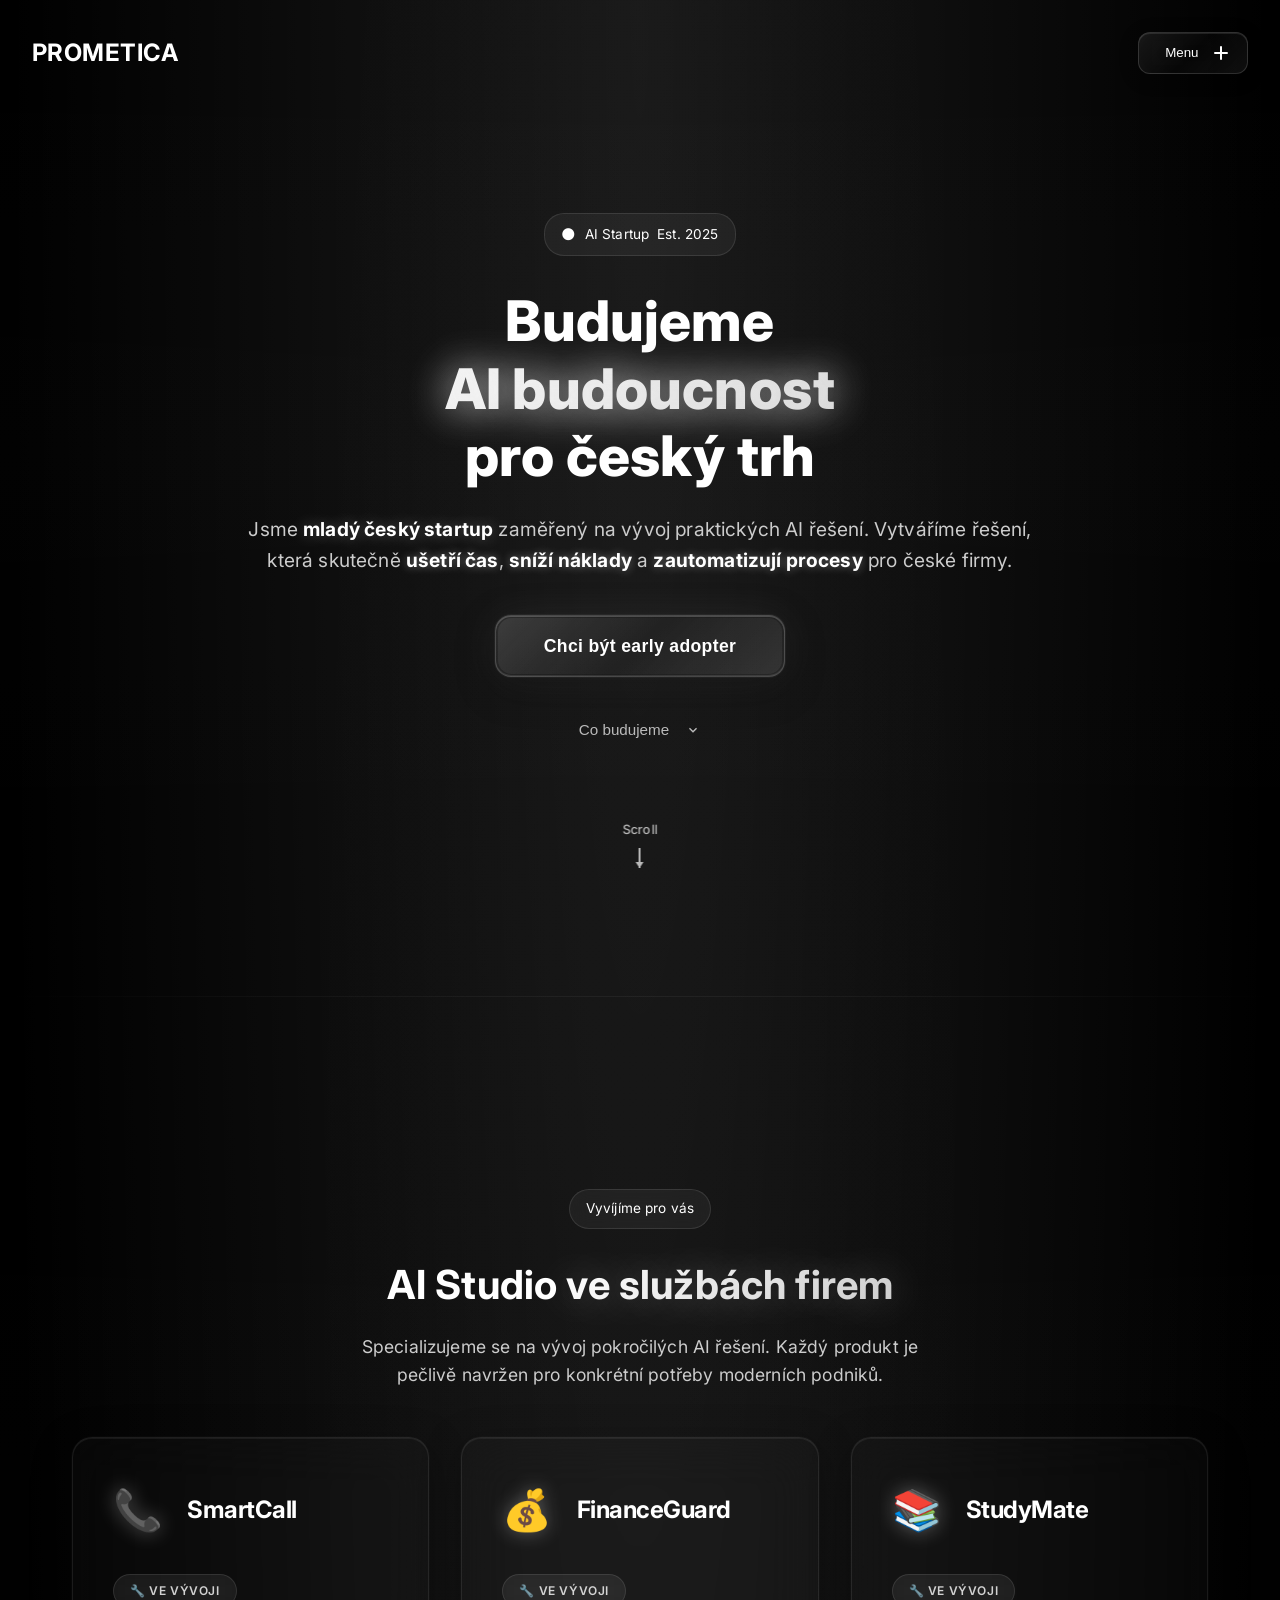
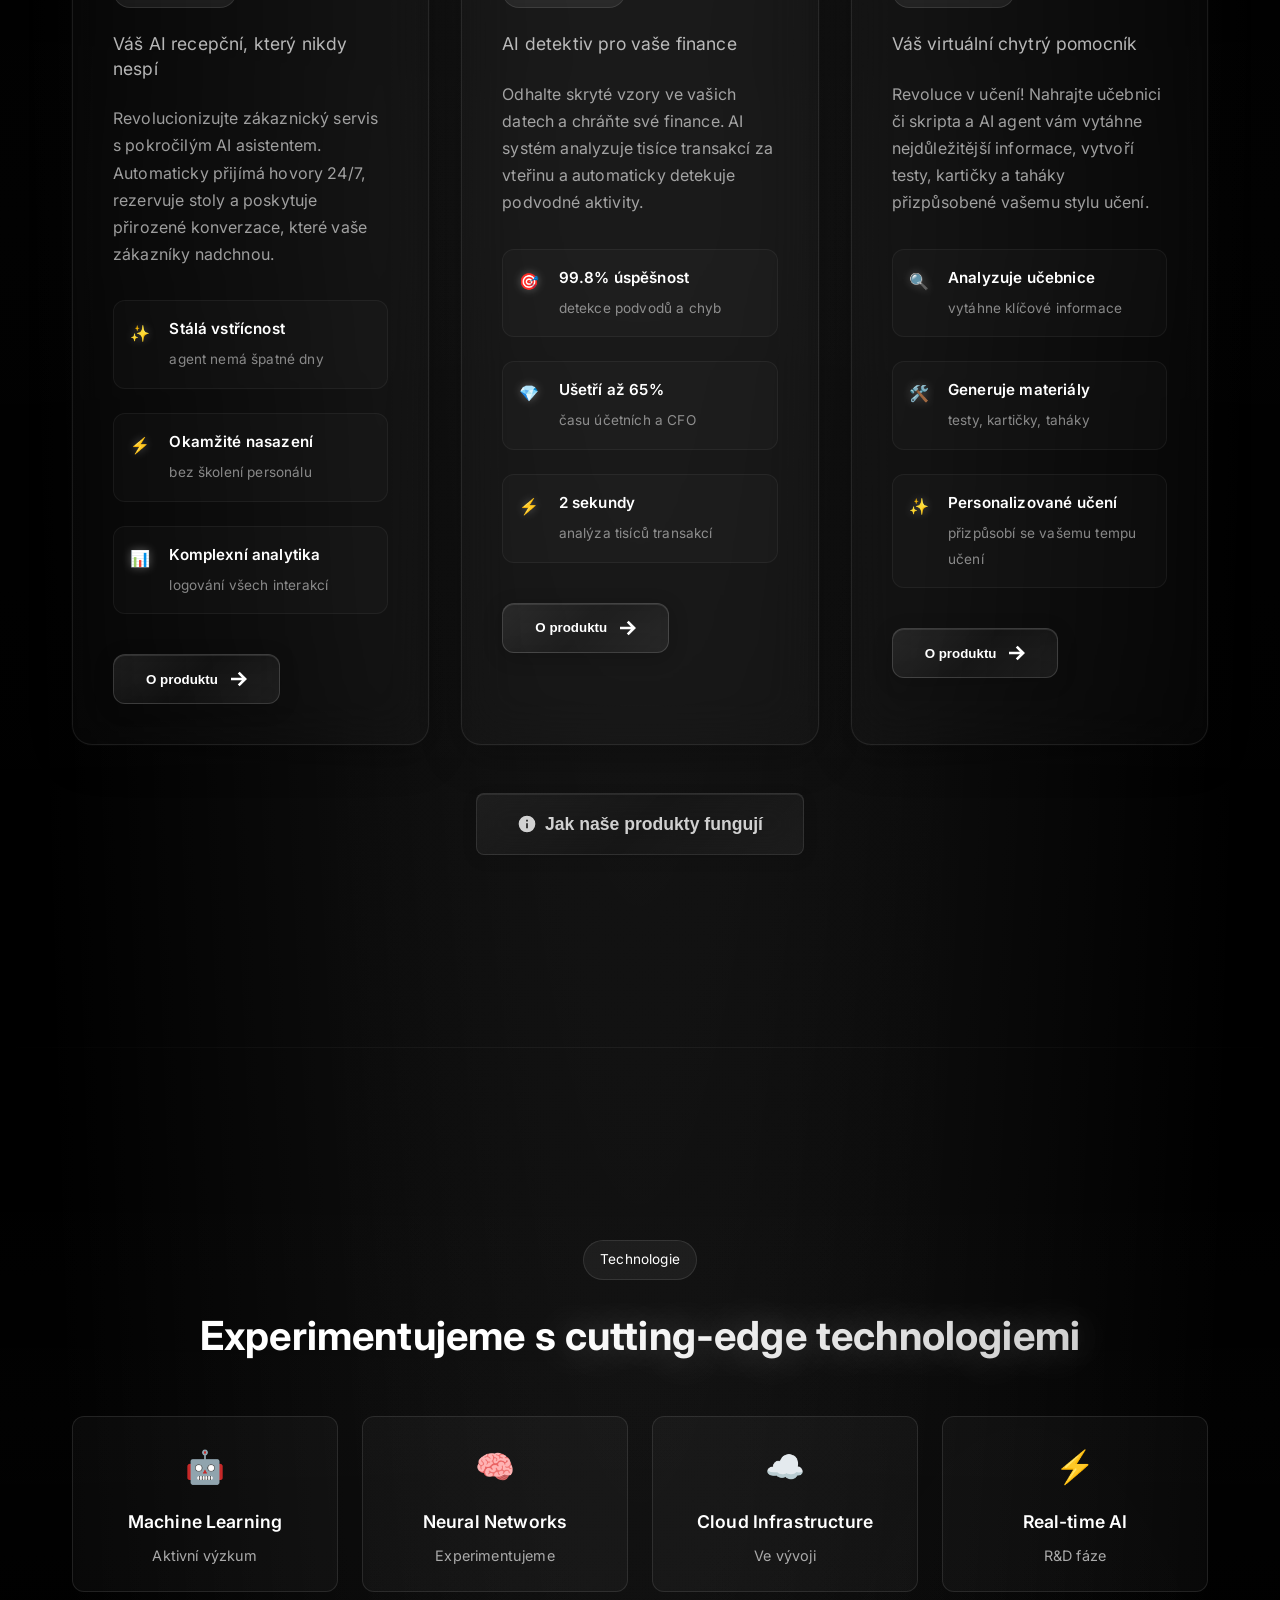
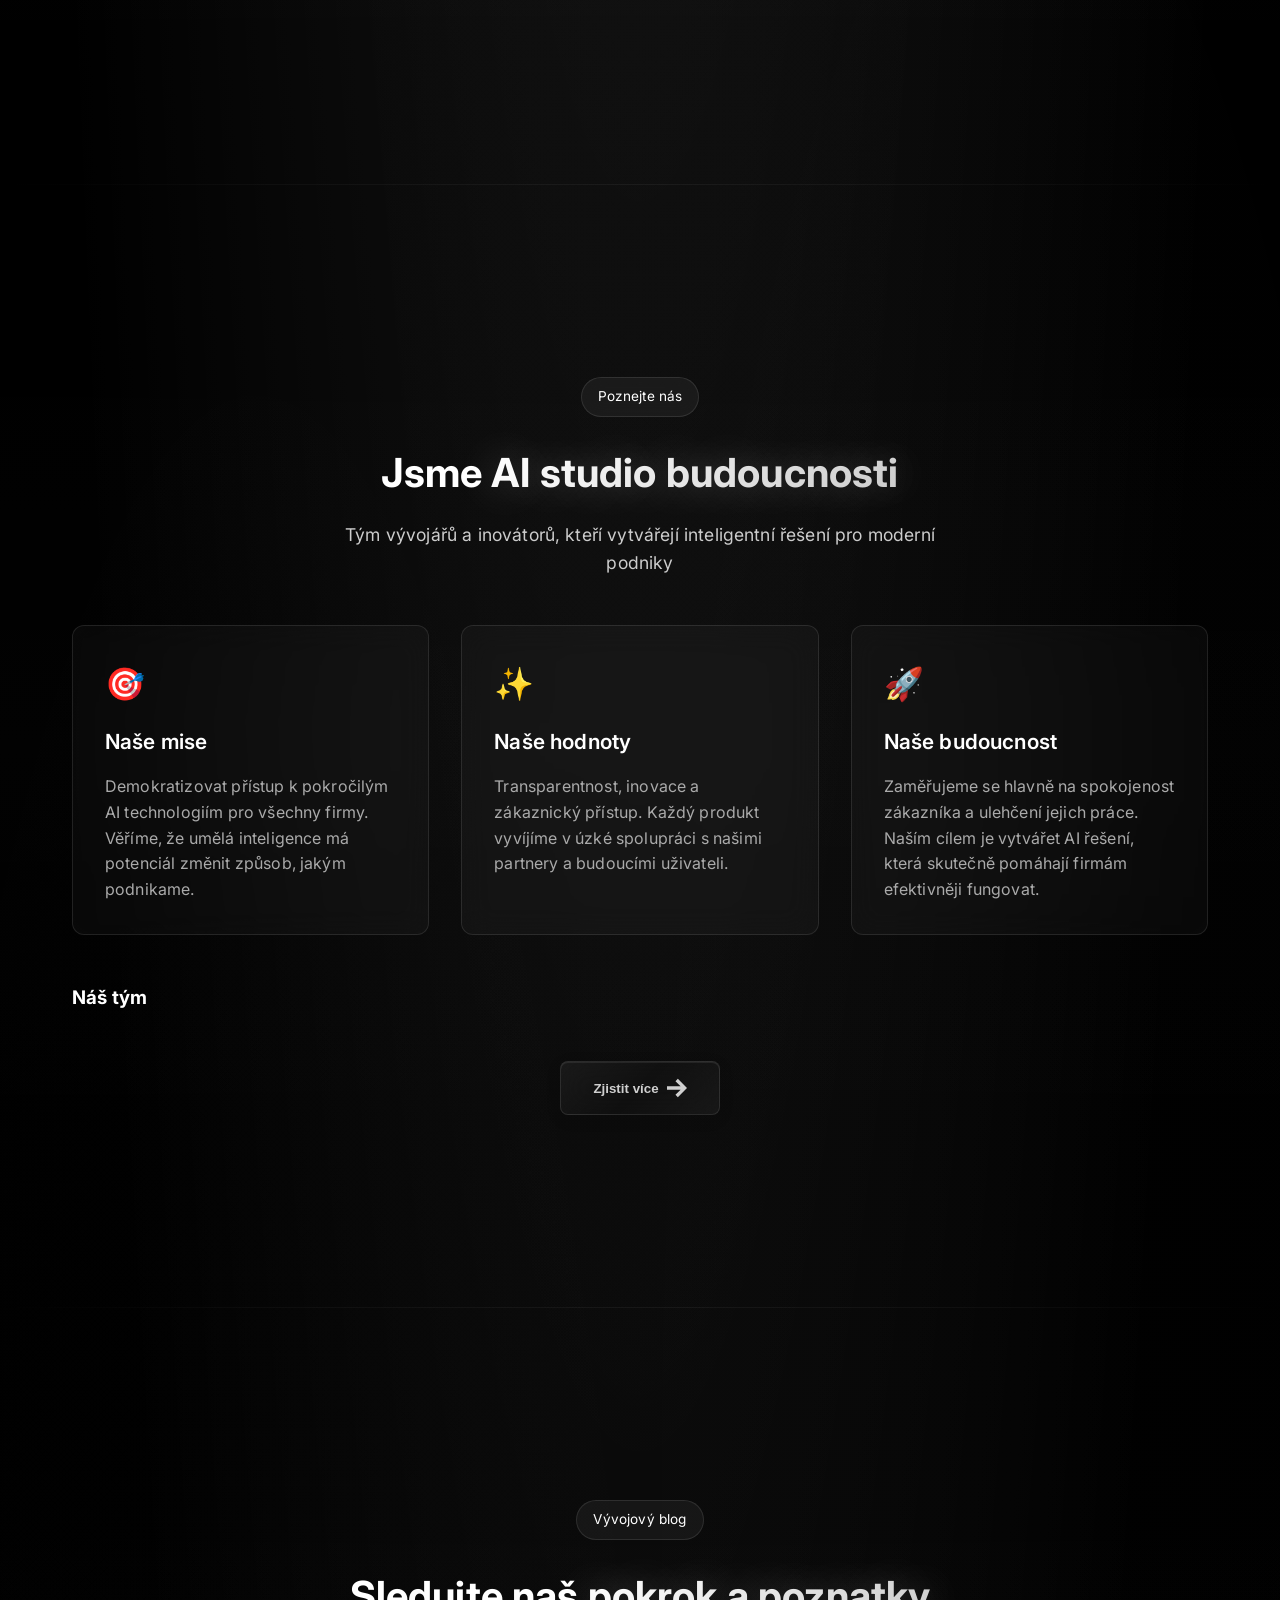
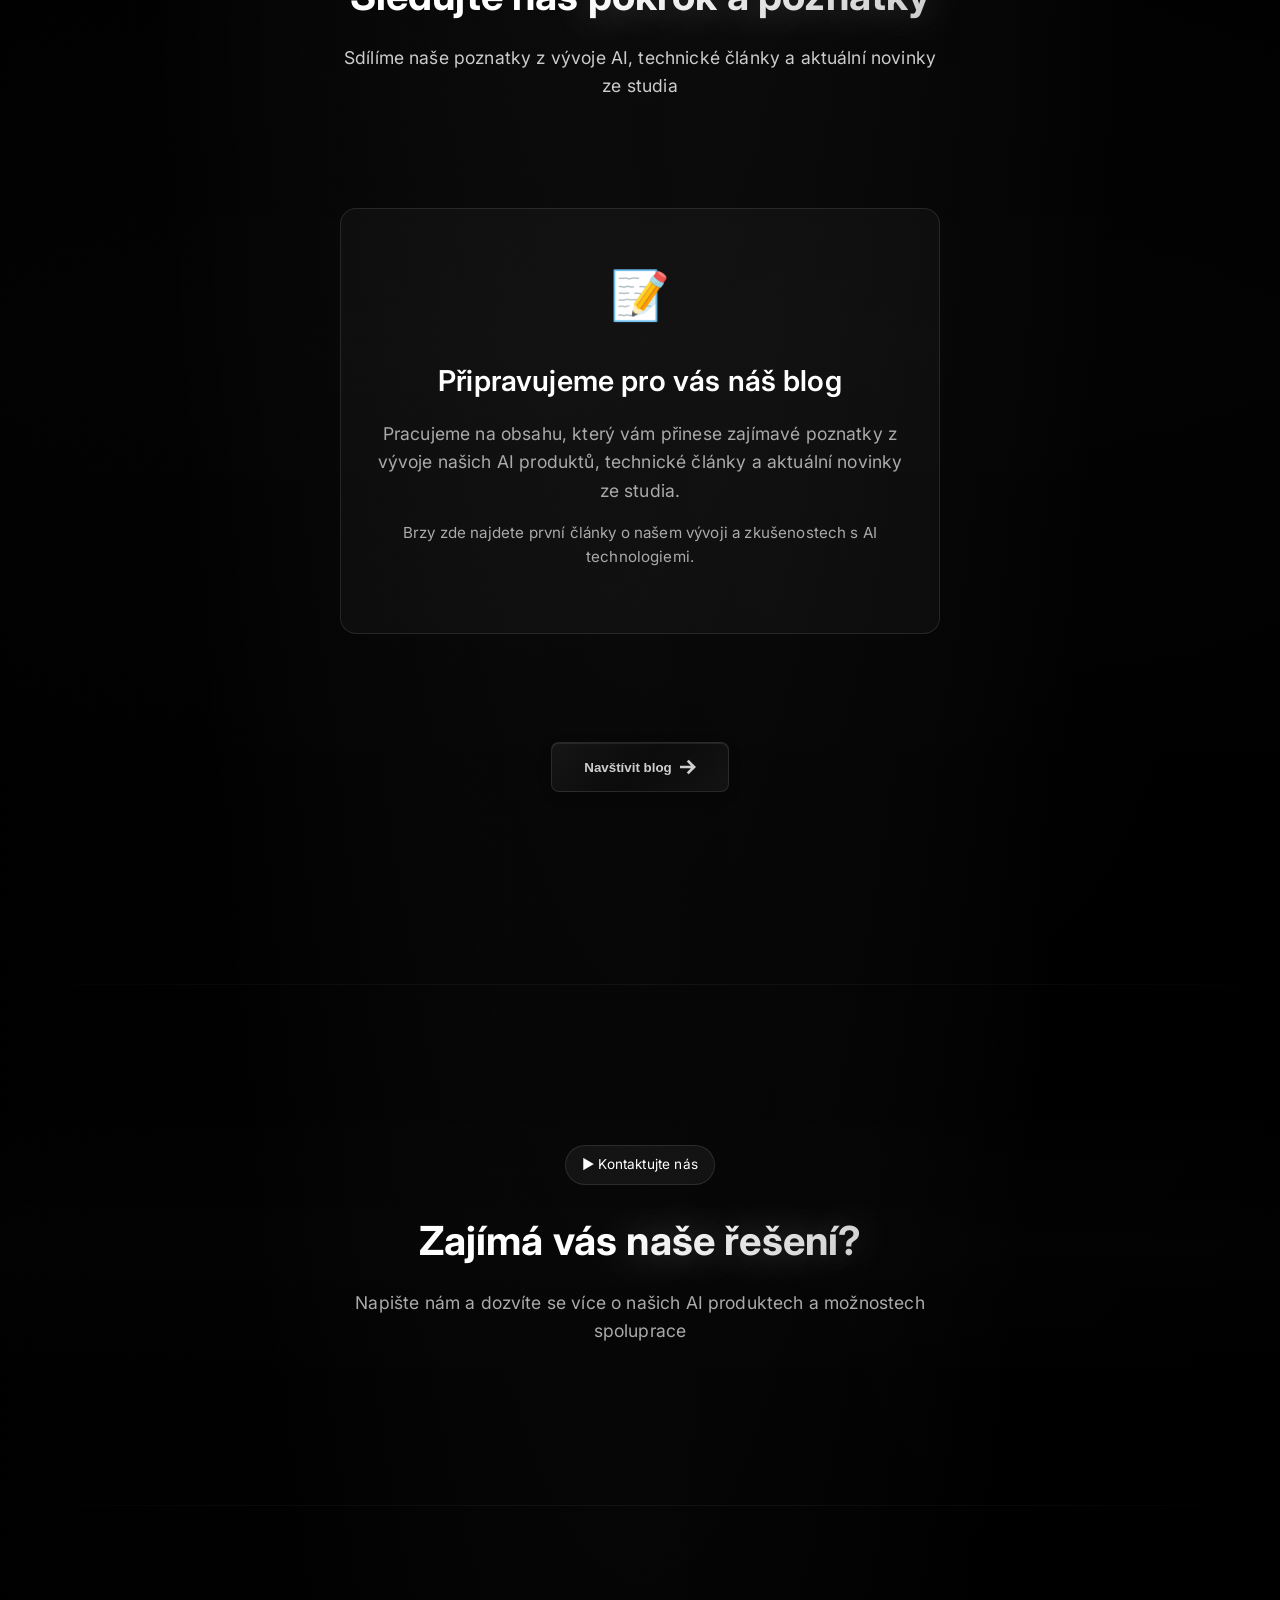
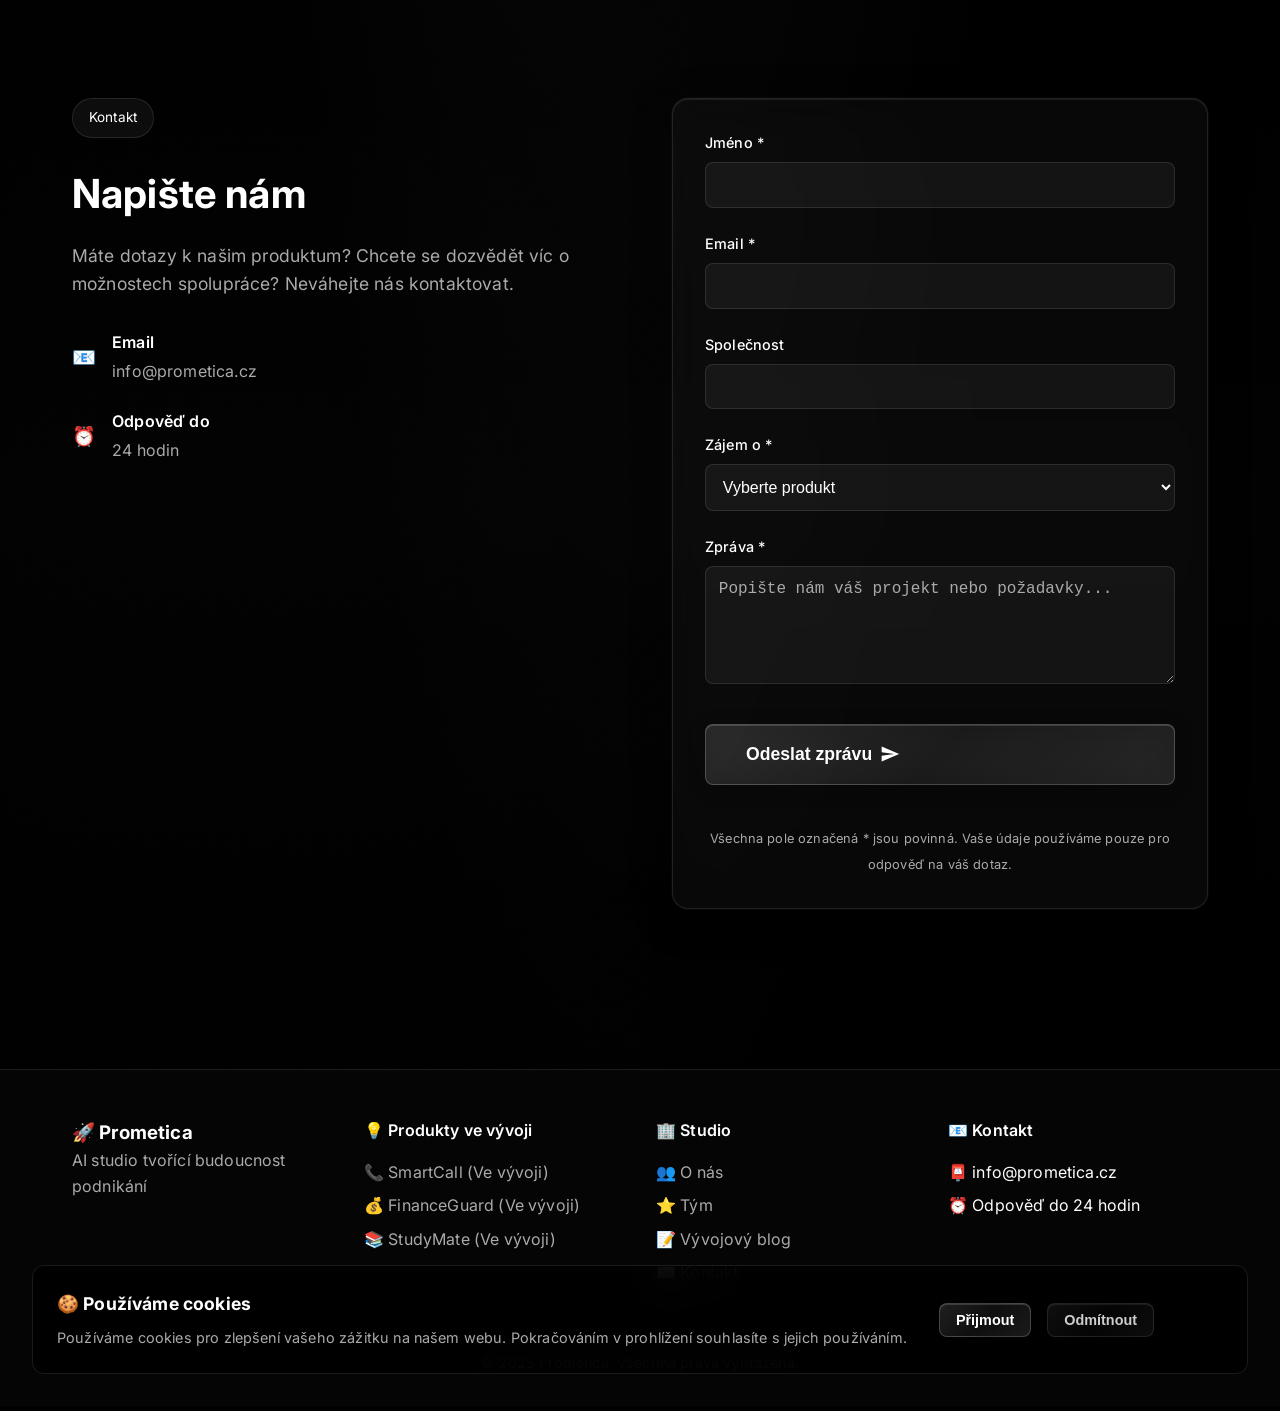
<file: index.html>
<!DOCTYPE html>
<html lang="cs">
<head>
    <meta charset="UTF-8">
    <meta name="viewport" content="width=device-width, initial-scale=1.0">
    <meta name="description" content="Prometica - AI startup vyvíjející SmartCall AI recepčního, FinanceGuard pro účetnictví a StudyMate pro vzdělávání. Pokročilá AI řešení pro firmy všech velikostí.">
    <meta name="keywords" content="AI startup, umělá inteligence, SmartCall, AI asistent, AI recepční, FinanceGuard, StudyMate, české AI, AI řešení">
    <meta name="author" content="Prometica">
    <meta name="robots" content="index, follow">
    
    <!-- Open Graph / Facebook -->
    <meta property="og:type" content="website">
    <meta property="og:url" content="https://prometica.cz/">
    <meta property="og:title" content="Prometica - AI řešení budoucnosti">
    <meta property="og:description" content="České AI startup vyvíjející SmartCall AI recepčního, FinanceGuard pro účetnictví a StudyMate pro vzdělávání. Pokročilá AI řešení pro firmy všech velikostí.">
    <meta property="og:image" content="https://prometica.cz/assets/og-image.jpg">
    <meta property="og:site_name" content="Prometica">
    <meta property="og:locale" content="cs_CZ">
    
    <!-- Twitter -->
    <meta name="twitter:card" content="summary_large_image">
    <meta name="twitter:url" content="https://prometica.cz/">
    <meta name="twitter:title" content="Prometica - AI řešení budoucnosti">
    <meta name="twitter:description" content="České AI startup vyvíjející SmartCall AI recepčního, FinanceGuard pro účetnictví a StudyMate pro vzdělávání.">
    <meta name="twitter:image" content="https://prometica.cz/assets/og-image.jpg">
    
    <meta http-equiv="Cache-Control" content="no-cache, no-store, must-revalidate">
    <meta http-equiv="Pragma" content="no-cache">
    <meta http-equiv="Expires" content="0">
    <title>Prometica - AI řešení budoucnosti | SmartCall, FinanceGuard, StudyMate</title>
    
    <!-- Favicon -->
    <link rel="icon" type="image/x-icon" href="/favicon.ico">
    <link rel="apple-touch-icon" sizes="180x180" href="/apple-touch-icon.png">
    <link rel="icon" type="image/png" sizes="32x32" href="/favicon-32x32.png">
    <link rel="icon" type="image/png" sizes="16x16" href="/favicon-16x16.png">
    <link rel="manifest" href="/site.webmanifest">
    
    <link rel="stylesheet" href="./styles.css?v=1.0">
    <link rel="stylesheet" href="./StaggeredMenu.css">
    <link rel="stylesheet" href="./LightRays.css">
    <link href="https://fonts.googleapis.com/css2?family=Inter:wght@300;400;500;600;700;800&family=Poppins:wght@300;400;500;600;700;800&display=swap" rel="stylesheet">
    
    <!-- Structured Data -->
    <script type="application/ld+json">
    {
        "@context": "https://schema.org",
        "@type": "Organization",
        "name": "Prometica",
        "description": "České AI startup vyvíjející pokročilá AI řešení pro firmy",
        "url": "https://prometica.cz",
        "logo": "https://prometica.cz/assets/logo.png",
        "foundingDate": "2025",
        "foundingLocation": {
            "@type": "Country",
            "name": "Česká republika"
        },
        "industry": "Artificial Intelligence",
        "products": [
            {
                "@type": "SoftwareApplication",
                "name": "SmartCall",
                "description": "AI recepční pro restaurace a firmy",
                "applicationCategory": "BusinessApplication",
                "operatingSystem": "Web"
            },
            {
                "@type": "SoftwareApplication", 
                "name": "FinanceGuard",
                "description": "AI analýza účetnictví a financí",
                "applicationCategory": "BusinessApplication",
                "operatingSystem": "Web"
            },
            {
                "@type": "SoftwareApplication",
                "name": "StudyMate", 
                "description": "AI asistent pro vzdělávání",
                "applicationCategory": "EducationalApplication",
                "operatingSystem": "Web"
            }
        ]
    }
    </script>
    
    <!-- Google Analytics -->
    <script async src="https://www.googletagmanager.com/gtag/js?id=GA_TRACKING_ID"></script>
    <script>
        window.dataLayer = window.dataLayer || [];
        function gtag(){dataLayer.push(arguments);}
        gtag('js', new Date());
        gtag('config', 'GA_TRACKING_ID');
    </script>
</head>
<body>
    <!-- Global Background -->
    <div class="global-background" data-light-rays data-light-rays-options='{"raysOrigin":"top-center","raysColor":"#ffffff","raysSpeed":0.8,"lightSpread":1.2,"rayLength":2.0,"pulsating":true,"fadeDistance":1.5,"saturation":0.9,"followMouse":true,"mouseInfluence":0.15}'></div>

    <!-- StaggeredMenu will be inserted here by JavaScript -->

    <!-- Hero Section -->
    <section id="home" class="hero">
        <div class="hero-container">
            <div class="hero-content">
                <div class="startup-badge">
                    <span class="badge-icon">●</span>
                    <span class="badge-text">AI Startup</span>
                    <span class="badge-year">Est. 2025</span>
                </div>
                <h1 class="hero-title">
                    <span class="title-line">Budujeme</span>
                    <span class="title-line gradient-text" data-text="AI budoucnost">AI budoucnost</span>
                    <span class="title-line">pro český trh</span>
                </h1>
                <p class="hero-subtitle">
                    Jsme <span class="subtitle-emphasis" data-text="mladý český startup">mladý český startup</span> zaměřený na vývoj praktických AI řešení.
                    Vytváříme řešení, která skutečně
                    <strong>ušetří čas</strong>, <strong>sníží náklady</strong> a <strong>zautomatizují procesy</strong> pro české firmy.
                </p>
                <div class="hero-buttons">
                    <button class="btn btn-primary btn-glass hero-cta-primary" onclick="scrollToContact()">
                        <span>Chci být early adopter</span>
                    </button>
                </div>
                <div class="hero-secondary-action">
                    <button class="btn btn-link" onclick="navigateToSection('#solutions')">
                        <span>Co budujeme</span>
                        <svg width="16" height="16" viewBox="0 0 24 24" fill="currentColor">
                            <path d="M7.41 8.59L12 13.17l4.59-4.58L18 10l-6 6-6-6 1.41-1.41z"/>
                        </svg>
                    </button>
                </div>
            </div>
        </div>
        <div class="scroll-indicator" onclick="navigateToSection('#solutions')">
            <div class="scroll-text">Scroll</div>
            <div class="scroll-arrow"></div>
        </div>
    </section>

    <div class="seamless-divider"></div>

    <!-- Solutions Section -->
    <section id="solutions" class="solutions">
        <div class="container">
            <div class="section-header">
                <div class="section-badge">
                    <span>Vyvíjíme pro vás</span>
                </div>
                <h2 class="section-title">
                    <span>AI Studio</span>
                    <span class="gradient-text">ve službách firem</span>
                </h2>
                <p class="section-subtitle">
                    Specializujeme se na vývoj pokročilých AI řešení. Každý produkt je pečlivě navržen pro konkrétní potřeby moderních podniků.
                </p>
            </div>
            
            <div class="solutions-grid">
                <div class="solution-card featured">
                    <div class="card-content">
                        <div class="card-icon-container">
                            <div class="card-icon large">📞</div>
                            <span class="product-name">SmartCall</span>
                        </div>
                        <div class="product-status premium">🔧 Ve vývoji</div>
                        <div class="product-tagline">Váš AI recepční, který nikdy nespí</div>
                        <p>Revolucionizujte zákaznický servis s pokročilým AI asistentem. Automaticky přijímá hovory 24/7, rezervuje stoly a poskytuje přirozené konverzace, které vaše zákazníky nadchnou.</p>
                        <div class="benefits-grid">
                            <div class="benefit-item">
                                <span class="benefit-icon">✨</span>
                                <div class="benefit-text">
                                    <strong>Stálá vstřícnost</strong>
                                    <span>agent nemá špatné dny</span>
                                </div>
                            </div>
                            <div class="benefit-item">
                                <span class="benefit-icon">⚡</span>
                                <div class="benefit-text">
                                    <strong>Okamžité nasazení</strong>
                                    <span>bez školení personálu</span>
                                </div>
                            </div>
                            <div class="benefit-item">
                                <span class="benefit-icon">📊</span>
                                <div class="benefit-text">
                                    <strong>Komplexní analytika</strong>
                                    <span>logování všech interakcí</span>
                                </div>
                            </div>
                        </div>
                        <button class="solution-btn premium" onclick="window.location.href='produkty.html#smartcall'">
                            <span>O produktu</span>
                            <svg width="16" height="16" viewBox="0 0 24 24" fill="currentColor">
                                <path d="M13.025 1l-2.847 2.828 6.176 6.176h-16.354v3.992h16.354l-6.176 6.176 2.847 2.828 10.975-11z"/>
                            </svg>
                        </button>
                    </div>
                </div>
                
                <div class="solution-card featured">
                    <div class="card-content">
                        <div class="card-icon-container">
                            <div class="card-icon large">💰</div>
                            <span class="product-name">FinanceGuard</span>
                        </div>
                        <div class="product-status premium">🔧 Ve vývoji</div>
                        <div class="product-tagline">AI detektiv pro vaše finance</div>
                        <p>Odhalte skryté vzory ve vašich datech a chráňte své finance. AI systém analyzuje tisíce transakcí za vteřinu a automaticky detekuje podvodné aktivity.</p>
                        <div class="benefits-grid">
                            <div class="benefit-item">
                                <span class="benefit-icon">🎯</span>
                                <div class="benefit-text">
                                    <strong>99.8% úspěšnost</strong>
                                    <span>detekce podvodů a chyb</span>
                                </div>
                            </div>
                            <div class="benefit-item">
                                <span class="benefit-icon">💎</span>
                                <div class="benefit-text">
                                    <strong>Ušetří až 65%</strong>
                                    <span>času účetních a CFO</span>
                                </div>
                            </div>
                            <div class="benefit-item">
                                <span class="benefit-icon">⚡</span>
                                <div class="benefit-text">
                                    <strong>2 sekundy</strong>
                                    <span>analýza tisíců transakcí</span>
                                </div>
                            </div>
                        </div>
                        <button class="solution-btn premium" onclick="window.location.href='produkty.html#financeiq'">
                            <span>O produktu</span>
                            <svg width="16" height="16" viewBox="0 0 24 24" fill="currentColor">
                                <path d="M13.025 1l-2.847 2.828 6.176 6.176h-16.354v3.992h16.354l-6.176 6.176 2.847 2.828 10.975-11z"/>
                            </svg>
                        </button>
                    </div>
                </div>
                
                <div class="solution-card featured">
                    <div class="card-content">
                        <div class="card-icon-container">
                            <div class="card-icon large">📚</div>
                            <span class="product-name">StudyMate</span>
                        </div>
                        <div class="product-status premium">🔧 Ve vývoji</div>
                        <div class="product-tagline">Váš virtuální chytrý pomocník</div>
                        <p>Revoluce v učení! Nahrajte učebnici či skripta a AI agent vám vytáhne nejdůležitější informace, vytvoří testy, kartičky a taháky přizpůsobené vašemu stylu učení.</p>
                        <div class="benefits-grid">
                            <div class="benefit-item">
                                <span class="benefit-icon">🔍</span>
                                <div class="benefit-text">
                                    <strong>Analyzuje učebnice</strong>
                                    <span>vytáhne klíčové informace</span>
                                </div>
                            </div>
                            <div class="benefit-item">
                                <span class="benefit-icon">🛠️</span>
                                <div class="benefit-text">
                                    <strong>Generuje materiály</strong>
                                    <span>testy, kartičky, taháky</span>
                                </div>
                            </div>
                            <div class="benefit-item">
                                <span class="benefit-icon">✨</span>
                                <div class="benefit-text">
                                    <strong>Personalizované učení</strong>
                                    <span>přizpůsobí se vašemu tempu učení</span>
                                </div>
                            </div>
                        </div>
                        <button class="solution-btn premium" onclick="window.location.href='produkty.html#studymate'">
                            <span>O produktu</span>
                            <svg width="16" height="16" viewBox="0 0 24 24" fill="currentColor">
                                <path d="M13.025 1l-2.847 2.828 6.176 6.176h-16.354v3.992h16.354l-6.176 6.176 2.847 2.828 10.975-11z"/>
                            </svg>
                        </button>
                    </div>
                </div>
                
            </div>
            
            <!-- How it works button -->
            <div class="solutions-cta">
                <button class="btn btn-secondary btn-large" onclick="window.location.href='produkty.html'">
                    <svg width="20" height="20" viewBox="0 0 24 24" fill="currentColor">
                        <path d="M13 9h-2V7h2m0 10h-2v-6h2m-1-9A10 10 0 0 0 2 12a10 10 0 0 0 10 10 10 10 0 0 0 10-10A10 10 0 0 0 12 2Z"/>
                    </svg>
                    <span>Jak naše produkty fungují</span>
                </button>
            </div>
        </div>
    </section>

    <div class="seamless-divider"></div>

    <!-- Technology Section -->
    <section id="technology" class="technology">
        <div class="container">
            <div class="section-header">
                <div class="section-badge">
                    <span>Technologie</span>
                </div>
                <h2 class="section-title">
                    <span>Experimentujeme s</span>
                    <span class="gradient-text">cutting-edge technologiemi</span>
                </h2>
            </div>
            
            <div class="tech-grid">
                <div class="tech-item">
                    <div class="tech-icon">🤖</div>
                    <div class="tech-name">Machine Learning</div>
                    <div class="tech-status">Aktivní výzkum</div>
                </div>
                <div class="tech-item">
                    <div class="tech-icon">🧠</div>
                    <div class="tech-name">Neural Networks</div>
                    <div class="tech-status">Experimentujeme</div>
                </div>
                <div class="tech-item">
                    <div class="tech-icon">☁️</div>
                    <div class="tech-name">Cloud Infrastructure</div>
                    <div class="tech-status">Ve vývoji</div>
                </div>
                <div class="tech-item">
                    <div class="tech-icon">⚡</div>
                    <div class="tech-name">Real-time AI</div>
                    <div class="tech-status">R&D fáze</div>
                </div>
            </div>
        </div>
    </section>

    <div class="seamless-divider"></div>

    <!-- About Section -->
    <section id="about" class="about">
        <div class="container">
            <div class="section-header">
                <div class="section-badge">
                    <span>Poznejte nás</span>
                </div>
                <h2 class="section-title">
                    <span>Jsme</span>
                    <span class="gradient-text">AI studio budoucnosti</span>
                </h2>
                <p class="section-subtitle">
                    Tým vývojářů a inovátorů, kteří vytvářejí inteligentní řešení pro moderní podniky
                </p>
            </div>
            
            <div class="about-content">
                <div class="about-story">
                    <div class="story-card">
                        <div class="story-icon">🎯</div>
                        <h3>Naše mise</h3>
                        <p>
                            Demokratizovat přístup k pokročilým AI technologiím pro všechny firmy. Věříme, že umělá inteligence má potenciál změnit způsob, jakým podnikame.
                        </p>
                    </div>
                    
                    <div class="story-card">
                        <div class="story-icon">✨</div>
                        <h3>Naše hodnoty</h3>
                        <p>
                            Transparentnost, inovace a zákaznický přístup. Každý produkt vyvíjíme v úzké spolupráci s našimi partnery a budoucími uživateli.
                        </p>
                    </div>
                    
                    <div class="story-card">
                        <div class="story-icon">🚀</div>
                        <h3>Naše budoucnost</h3>
                        <p>
                            Zaměřujeme se hlavně na spokojenost zákazníka a ulehčení jejich práce. Naším cílem je vytvářet AI řešení, která skutečně pomáhají firmám efektivněji fungovat.
                        </p>
                    </div>
                </div>
                
                <div class="team-preview">
                    <h3>Náš tým</h3>
                    <div class="team-grid">
                    </div>
                </div>
            </div>
            
            <div class="about-cta">
                <button class="btn btn-secondary about-more-btn" onclick="window.location.href='about_us.html'">
                    <span>Zjistit více</span>
                    <svg width="20" height="20" viewBox="0 0 24 24" fill="currentColor">
                        <path d="M13.025 1l-2.847 2.828 6.176 6.176h-16.354v3.992h16.354l-6.176 6.176 2.847 2.828 10.975-11z"/>
                    </svg>
                </button>
            </div>
        </div>
    </section>

    <div class="seamless-divider"></div>

    <!-- Blog Section -->
    <section id="blog" class="blog">
        <div class="container">
            <div class="section-header">
                <div class="section-badge">
                    <span>Vývojový blog</span>
                </div>
                <h2 class="section-title">
                    <span>Sledujte naš</span>
                    <span class="gradient-text">pokrok a poznatky</span>
                </h2>
                <p class="section-subtitle">
                    Sdílíme naše poznatky z vývoje AI, technické články a aktuální novinky ze studia
                </p>
            </div>
            
            <div class="blog-preview" style="text-align: center; padding: 60px 0;">
                <div class="coming-soon-card" style="background: rgba(255, 167, 38, 0.1); border: 2px solid rgba(255, 167, 38, 0.2); border-radius: 16px; padding: 50px 30px; max-width: 600px; margin: 0 auto;">
                    <div class="coming-soon-icon" style="font-size: 3rem; margin-bottom: 20px;">📝</div>
                    <h3 style="font-size: 1.8rem; margin-bottom: 15px; color: #FFA726;">Připravujeme pro vás náš blog</h3>
                    <p style="color: #888; font-size: 1.1rem; line-height: 1.6; margin-bottom: 25px;">
                        Pracujeme na obsahu, který vám přinese zajímavé poznatky z vývoje našich AI produktů, technické články a aktuální novinky ze studia.
                    </p>
                    <p style="color: #666; font-size: 0.95rem;">
                        Brzy zde najdete první články o našem vývoji a zkušenostech s AI technologiemi.
                    </p>
                </div>
            </div>
            
            <div class="blog-cta">
                <button class="btn btn-secondary" onclick="window.location.href='blog.html'">
                    <span>Navštívit blog</span>
                    <svg width="16" height="16" viewBox="0 0 24 24" fill="currentColor">
                        <path d="M13.025 1l-2.847 2.828 6.176 6.176h-16.354v3.992h16.354l-6.176 6.176 2.847 2.828 10.975-11z"/>
                    </svg>
                </button>
            </div>
        </div>
    </section>

    <div class="seamless-divider"></div>

    <!-- CTA Section -->
    <section class="cta">
        <div class="container">
            <div class="cta-content">
                <div class="cta-badge">
                    <span>▶ Kontaktujte nás</span>
                </div>
                <h2 class="cta-title">
                    <span>Zajímá vás</span>
                    <span class="gradient-text">naše řešení?</span>
                </h2>
                <p class="cta-subtitle">
                    Napište nám a dozvíte se více o našich AI produktech a možnostech spoluprace
                </p>
            </div>
        </div>
    </section>

    <div class="seamless-divider"></div>

    <!-- Contact Section -->
    <section id="contact" class="contact">
        <div class="container">
            <div class="contact-container">
                <div class="contact-info">
                    <div class="section-badge">
                        <span>Kontakt</span>
                        </div>
                    <h2>Napište nám</h2>
                    <p>Máte dotazy k našim produktum? Chcete se dozvědět víc o možnostech spolupráce? Neváhejte nás kontaktovat.</p>
                    
                    <div class="contact-methods">
                        <div class="contact-method">
                            <div class="method-icon">📧</div>
                            <div class="method-info">
                                <div class="method-title">Email</div>
                                <div class="method-value">info@prometica.cz</div>
                            </div>
                        </div>
                        <!-- Telefonní číslo dočasně skryto -->
                        <!-- <div class="contact-method">
                            <div class="method-icon">☎️</div>
                            <div class="method-info">
                                <div class="method-title">Telefon</div>
                                <div class="method-value">+420 123 456 789</div>
                            </div>
                        </div> -->
                        <div class="contact-method">
                            <div class="method-icon">⏰</div>
                            <div class="method-info">
                                <div class="method-title">Odpověď do</div>
                                <div class="method-value">24 hodin</div>
                            </div>
                        </div>
                    </div>
                </div>
                
                <div class="contact-form-container">
                    <form class="contact-form" id="contactForm">
                        <div class="form-group">
                            <label for="name">Jméno *</label>
                            <input type="text" id="name" name="name" required>
                        </div>
                        
                        <div class="form-group">
                            <label for="email">Email *</label>
                            <input type="email" id="email" name="email" required>
                        </div>
                        
                        <div class="form-group">
                            <label for="company">Společnost</label>
                            <input type="text" id="company" name="company">
                        </div>
                        
                        <div class="form-group">
                            <label for="interest">Zájem o *</label>
                            <select id="interest" name="interest" required>
                                <option value="">Vyberte produkt</option>
                                <option value="ai-phone">SmartCall</option>
                                <option value="ai-accounting">FinanceGuard</option>
                                <option value="study-mate">StudyMate</option>
                                <option value="consultation">Konzultace</option>
                                <option value="other">Jiné</option>
                            </select>
                        </div>
                        
                        <div class="form-group">
                            <label for="message">Zpráva *</label>
                            <textarea id="message" name="message" rows="5" required placeholder="Popište nám váš projekt nebo požadavky..."></textarea>
                        </div>
                        
                        <button type="submit" class="btn btn-primary btn-large form-submit">
                            <span>Odeslat zprávu</span>
                            <svg width="20" height="20" viewBox="0 0 24 24" fill="currentColor">
                                <path d="M2.01 21L23 12 2.01 3 2 10l15 2-15 2z"/>
                            </svg>
                        </button>
                        
                        <div class="form-note">
                            <small>Všechna pole označená * jsou povinná. Vaše údaje používáme pouze pro odpověď na váš dotaz.</small>
                        </div>
                    </form>
                </div>
            </div>
        </div>
    </section>

    <!-- Footer -->
    <footer class="footer">
        <div class="container">
            <div class="footer-content">
                <div class="footer-section">
                    <div class="footer-logo">
                        <h3>🚀 Prometica</h3>
                        <p>AI studio tvořící budoucnost podnikání</p>
                    </div>
                </div>
                <div class="footer-section">
                    <h4>💡 Produkty ve vývoji</h4>
                    <ul>
                        <li><a href="produkty#smartcall">📞 SmartCall (Ve vývoji)</a></li>
                        <li><a href="produkty#financeiq">💰 FinanceGuard (Ve vývoji)</a></li>
                        <li><a href="produkty#studymate">📚 StudyMate (Ve vývoji)</a></li>
                    </ul>
                </div>
                <div class="footer-section">
                    <h4>🏢 Studio</h4>
                    <ul>
                        <li><a href="about_us.html">👥 O nás</a></li>
                        <li><a href="about_us#team">⭐ Tým</a></li>
                        <li><a href="blog.html">📝 Vývojový blog</a></li>
                        <li><a href="/contact">✉️ Kontakt</a></li>
                    </ul>
                </div>
                <div class="footer-section">
                    <h4>📧 Kontakt</h4>
                    <ul>
                        <li>📮 info@prometica.cz</li>
                        <li>⏰ Odpověď do 24 hodin</li>
                    </ul>
                </div>
            </div>
            <div class="footer-bottom">
                <p>&copy; 2025 Prometica. Všechna práva vyhrazena.</p>
            </div>
        </div>
    </footer>

    <!-- Cookie Consent Banner -->
    <div id="cookieConsent" class="cookie-consent">
        <div class="cookie-content">
            <div class="cookie-text">
                <h4>🍪 Používáme cookies</h4>
                <p>Používáme cookies pro zlepšení vašeho zážitku na našem webu. Pokračováním v prohlížení souhlasíte s jejich používáním.</p>
            </div>
            <div class="cookie-buttons">
                <button id="acceptCookies" class="btn btn-primary btn-small">
                    <span>Přijmout</span>
                </button>
                <button id="declineCookies" class="btn btn-secondary btn-small">
                    <span>Odmítnout</span>
                </button>
            </div>
        </div>
    </div>

    <script src="https://cdnjs.cloudflare.com/ajax/libs/gsap/3.12.2/gsap.min.js"></script>
    <script src="./StaggeredMenu.js"></script>
    <script src="./script.js?v=1.0" defer></script>
    <script src="./LightRays.js" defer></script>
    <script>
        // Initialize StaggeredMenu
        document.addEventListener('DOMContentLoaded', function() {
            // Initialize menu
            const menu = new StaggeredMenu({
                position: 'right',
                colors: ['#000000', '#1a1a1a'],
                items: [
                    { label: 'Domů', link: '/', ariaLabel: 'Navigate to home section' },
                    { label: 'Produkty', link: 'produkty', ariaLabel: 'View our products' },
                    { label: 'O nás', link: 'about_us', ariaLabel: 'Learn about us' },
                    { label: 'Blog', link: 'blog', ariaLabel: 'Read our blog' },
                    { label: 'Kontakt', link: '/contact', ariaLabel: 'Contact us' }
                ],
                socialItems: [
                    { label: 'GitHub', link: '#' },
                    { label: 'LinkedIn', link: '#' }
                ],
                displaySocials: false,
                displayItemNumbering: true,
                logoUrl: '',
                menuButtonColor: '#ffffff',
                openMenuButtonColor: '#000000',
                accentColor: '#ffffff',
                changeMenuColorOnOpen: true
            });

            // Cookie Consent functionality
            const cookieConsent = document.getElementById('cookieConsent');
            const acceptBtn = document.getElementById('acceptCookies');
            const declineBtn = document.getElementById('declineCookies');

            // Check if user has already made a choice
            if (!localStorage.getItem('cookieConsent')) {
                cookieConsent.style.display = 'flex';
            }

            acceptBtn.addEventListener('click', function() {
                localStorage.setItem('cookieConsent', 'accepted');
                cookieConsent.style.display = 'none';
            });

            declineBtn.addEventListener('click', function() {
                localStorage.setItem('cookieConsent', 'declined');
                cookieConsent.style.display = 'none';
            });
        });
    </script>
</body>
</html>
</file>
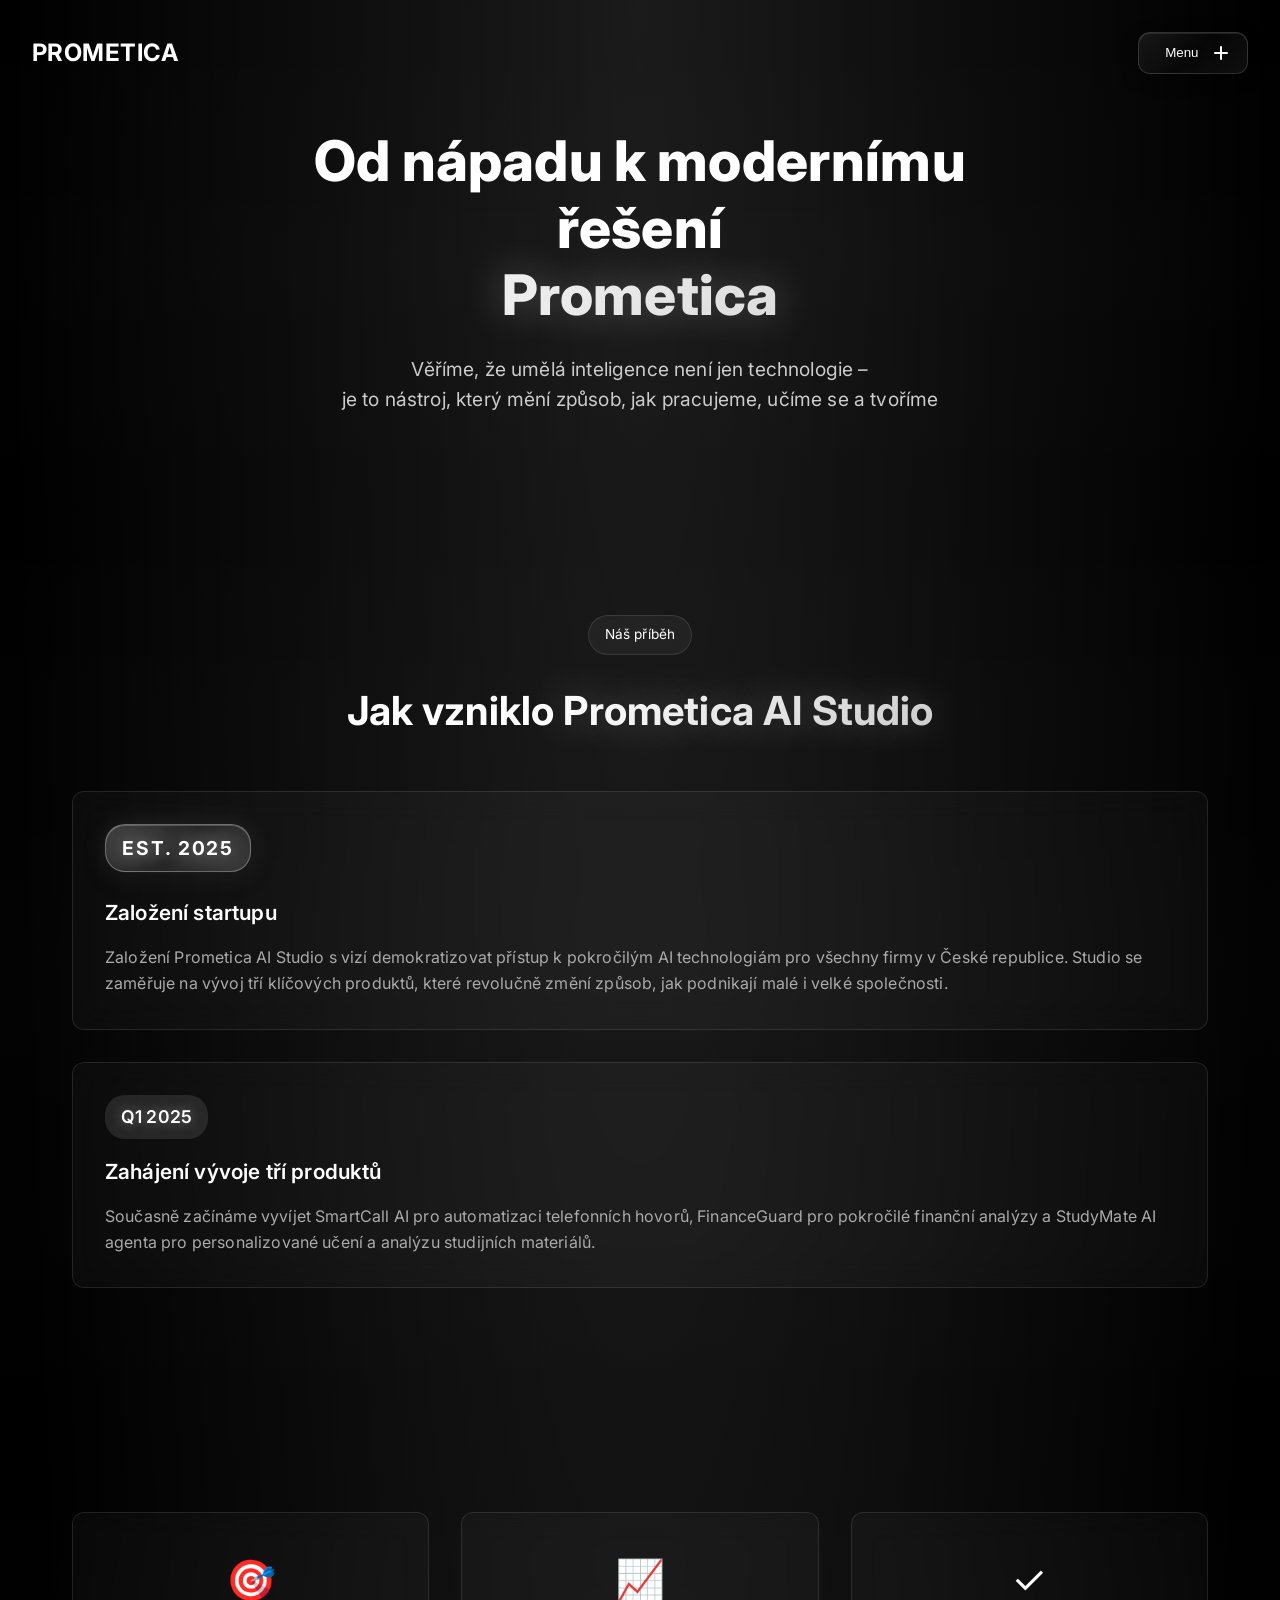
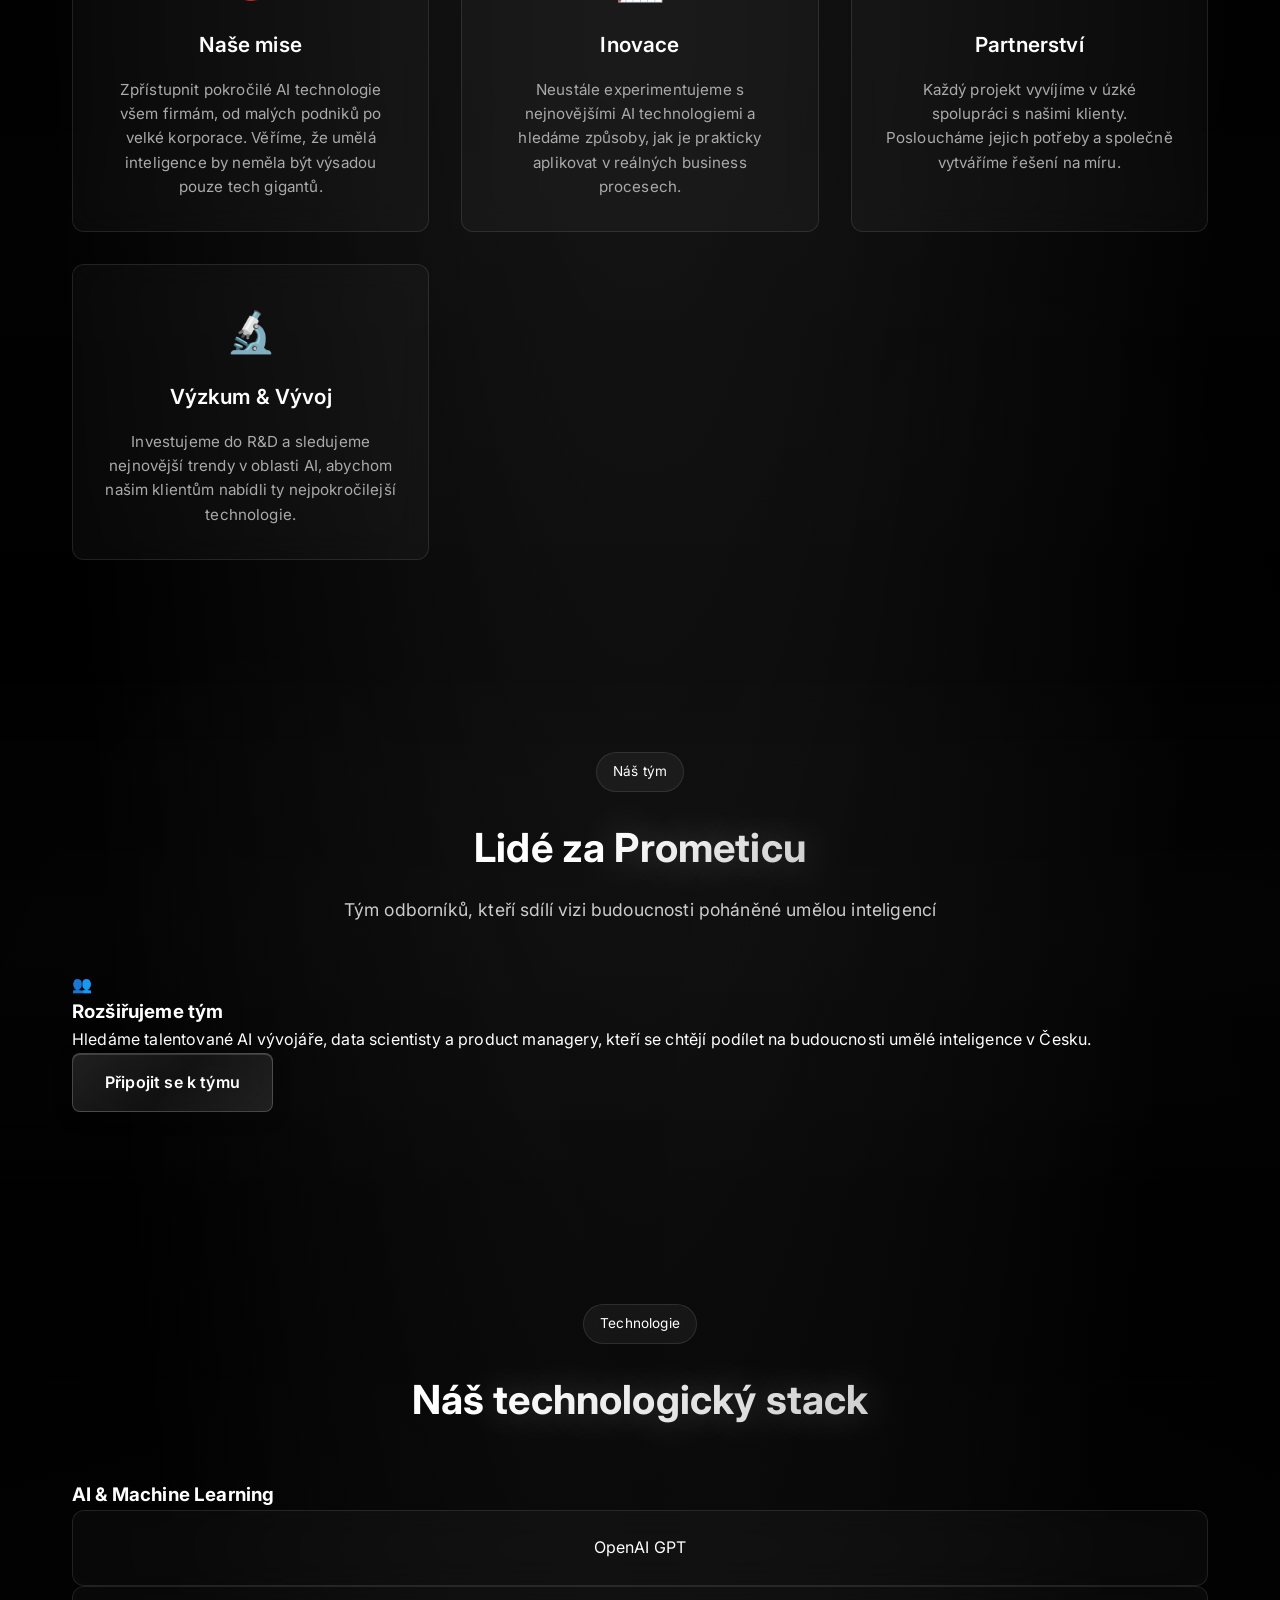
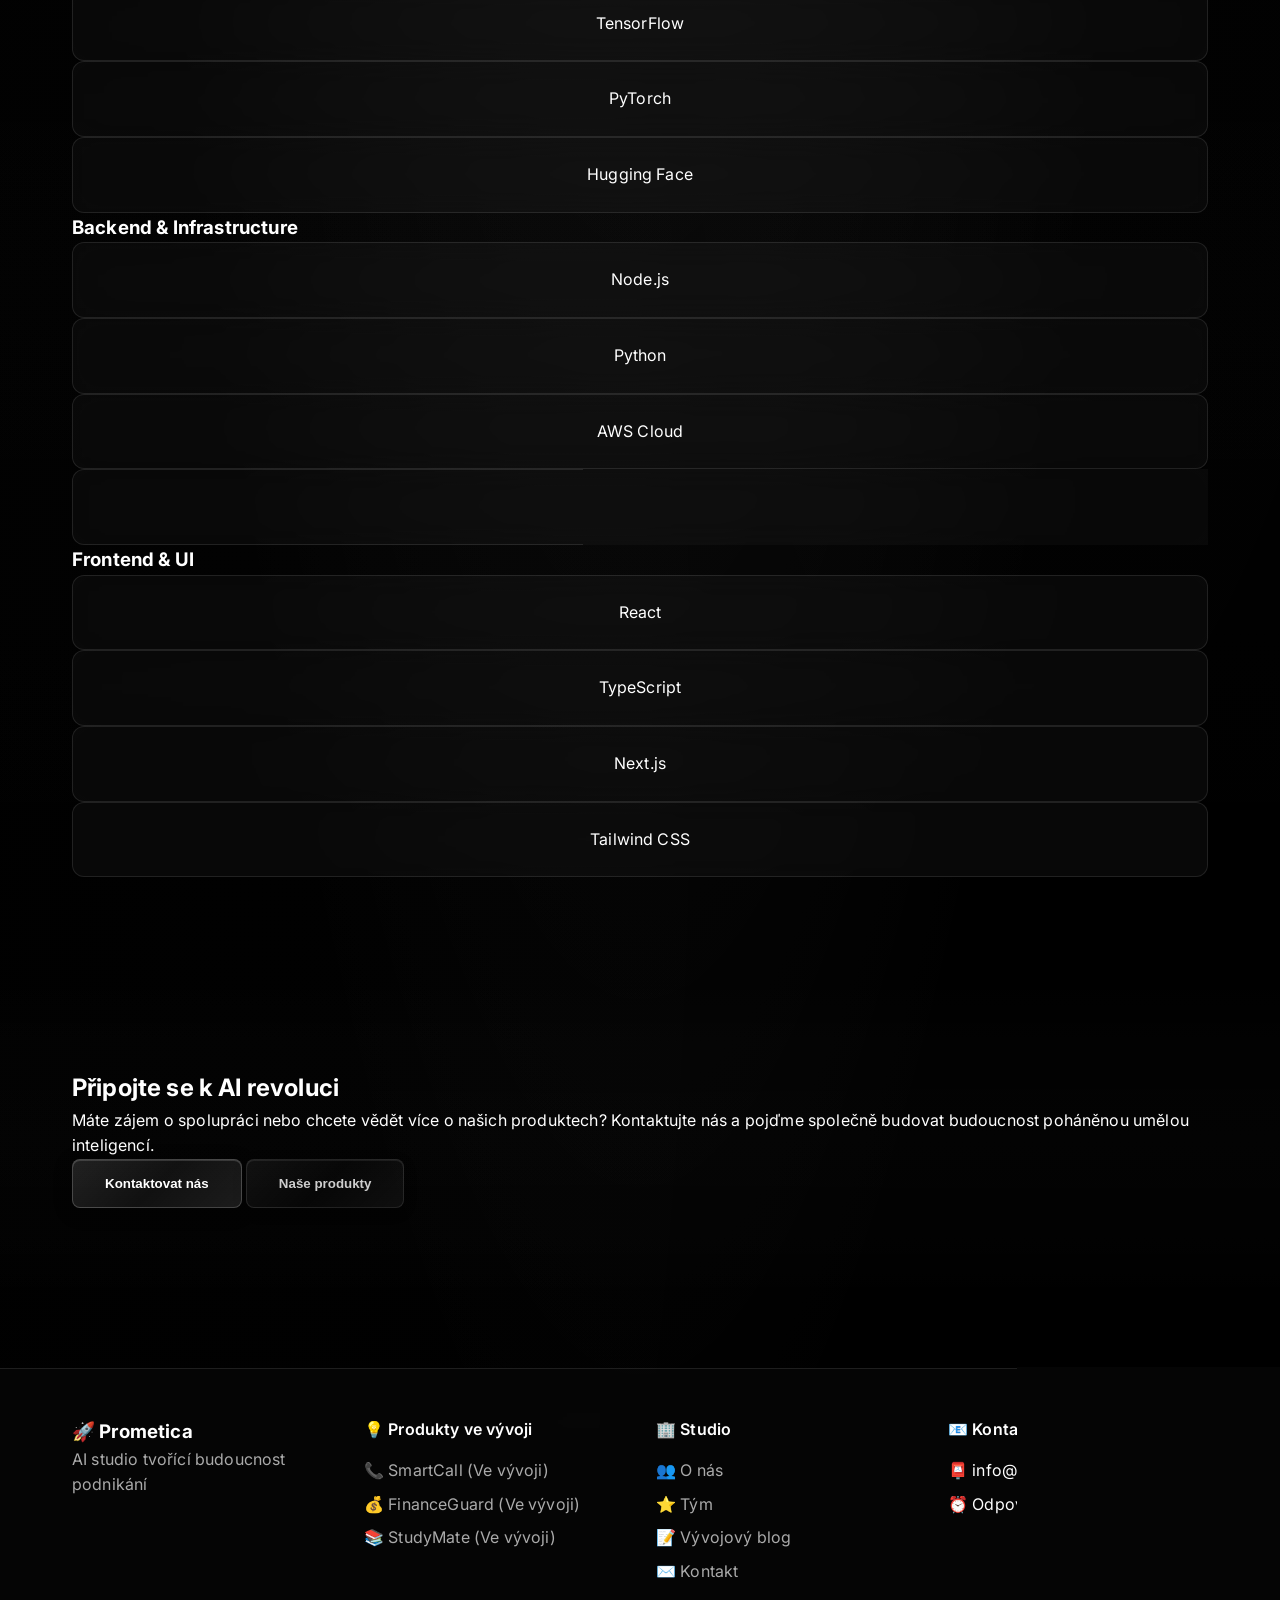
<file: about_us.html>
<!DOCTYPE html>
<html lang="cs">
<head>
    <meta charset="UTF-8">
    <meta name="viewport" content="width=device-width, initial-scale=1.0">
    <meta name="description" content="Poznajte tým Prometica AI Studio. České AI startup založené v 2025, které demokratizuje přístup k pokročilým AI technologiím pro všechny firmy.">
    <meta name="keywords" content="O nás, Prometica tým, AI startup Česká republika, AI studio, umělá inteligence tým, české AI">
    <meta name="author" content="Prometica">
    <meta name="robots" content="index, follow">
    <title>O nás - Prometica AI Studio | Český AI startup est. 2025</title>
    <link rel="stylesheet" href="styles.css">
    <link rel="stylesheet" href="./StaggeredMenu.css">
    <link rel="stylesheet" href="./LightRays.css">
    <link href="https://fonts.googleapis.com/css2?family=Inter:wght@300;400;500;600;700;800&family=Poppins:wght@300;400;500;600;700;800&display=swap" rel="stylesheet">
</head>
<body>
    <!-- Global Background -->
    <div class="global-background" data-light-rays data-light-rays-options='{"raysOrigin":"top-left","raysColor":"#ffffff","raysSpeed":0.7,"lightSpread":1.3,"rayLength":2.1,"pulsating":true,"fadeDistance":1.4,"saturation":0.85,"followMouse":true,"mouseInfluence":0.12}'></div>

    <!-- StaggeredMenu will be inserted here by JavaScript -->

    <!-- Hero Section -->
    <section class="about-hero">
        <div class="container">
            <div class="hero-content">
                <h1 class="hero-title">
                    <span class="title-line">Od nápadu k modernímu řešení</span>
                    <span class="title-line gradient-text">Prometica</span>
                </h1>
                <p class="hero-subtitle">
                    Věříme, že umělá inteligence není jen technologie –<br>
                    je to nástroj, který mění způsob, jak pracujeme, učíme se a tvoříme
                </p>
            </div>
        </div>
    </section>

    <!-- Section Divider -->

    <!-- Company Story -->
    <section class="company-story">
        <div class="container">
            <div class="section-header">
                <div class="section-badge">
                    <span>Náš příběh</span>
                </div>
                <h2 class="section-title">
                    <span>Jak vzniklo</span>
                    <span class="gradient-text">Prometica AI Studio</span>
                </h2>
            </div>
            
            <div class="story-timeline">
                <div class="timeline-item">
                    <div class="timeline-year est-2025">Est. 2025</div>
                    <div class="timeline-content">
                        <h3>Založení startupu</h3>
                        <p>Založení Prometica AI Studio s vizí demokratizovat přístup k pokročilým AI technologiám pro všechny firmy v České republice. Studio se zaměřuje na vývoj tří klíčových produktů, které revolučně změní způsob, jak podnikají malé i velké společnosti.</p>
                    </div>
                </div>
                
                <div class="timeline-item">
                    <div class="timeline-year">Q1 2025</div>
                    <div class="timeline-content">
                        <h3>Zahájení vývoje tří produktů</h3>
                        <p>Současně začínáme vyvíjet SmartCall AI pro automatizaci telefonních hovorů, FinanceGuard pro pokročilé finanční analýzy a StudyMate AI agenta pro personalizované učení a analýzu studijních materiálů.</p>
                    </div>
                </div>
            </div>
        </div>
    </section>

    <!-- Section Divider -->

    <!-- Mission & Values -->
    <section class="mission-values">
        <div class="container">
            <div class="values-grid">
                <div class="value-card">
                    <div class="value-icon">🎯</div>
                    <h3>Naše mise</h3>
                    <p>
                        Zpřístupnit pokročilé AI technologie všem firmám, od malých podniků po velké korporace. 
                        Věříme, že umělá inteligence by neměla být výsadou pouze tech gigantů.
                    </p>
                </div>
                
                <div class="value-card">
                    <div class="value-icon">📈</div>
                    <h3>Inovace</h3>
                    <p>
                        Neustále experimentujeme s nejnovějšími AI technologiemi a hledáme způsoby, 
                        jak je prakticky aplikovat v reálných business procesech.
                    </p>
                </div>
                
                <div class="value-card">
                    <div class="value-icon">✓</div>
                    <h3>Partnerství</h3>
                    <p>
                        Každý projekt vyvíjíme v úzké spolupráci s našimi klienty. 
                        Posloucháme jejich potřeby a společně vytváříme řešení na míru.
                    </p>
                </div>
                
                <div class="value-card">
                    <div class="value-icon">🔬</div>
                    <h3>Výzkum & Vývoj</h3>
                    <p>
                        Investujeme do R&D a sledujeme nejnovější trendy v oblasti AI, 
                        abychom našim klientům nabídli ty nejpokročilejší technologie.
                    </p>
                </div>
            </div>
        </div>
    </section>

    <!-- Section Divider -->

    <!-- Team Section -->
    <section class="team-detailed">
        <div class="container">
            <div class="section-header">
                <div class="section-badge">
                    <span>Náš tým</span>
                </div>
                <h2 class="section-title">
                    <span>Lidé za</span>
                    <span class="gradient-text">Prometicu</span>
                </h2>
                <p class="section-subtitle">
                    Tým odborníků, kteří sdílí vizi budoucnosti poháněné umělou inteligencí
                </p>
            </div>
            
            <div class="team-grid-detailed">
                
                <div class="team-expanding">
                    <div class="expanding-icon">👥</div>
                    <h3>Rozšiřujeme tým</h3>
                    <p>
                        Hledáme talentované AI vývojáře, data scientisty a product managery, 
                        kteří se chtějí podílet na budoucnosti umělé inteligence v Česku.
                    </p>
                    <a href="index.html#contact" class="btn btn-primary">
                        <span>Připojit se k týmu</span>
                    </a>
                </div>
            </div>
        </div>
    </section>

    <!-- Section Divider -->

    <!-- Technology Stack -->
    <section class="tech-stack">
        <div class="container">
            <div class="section-header">
                <div class="section-badge">
                    <span>Technologie</span>
                </div>
                <h2 class="section-title">
                    <span>Náš</span>
                    <span class="gradient-text">technologický stack</span>
                </h2>
            </div>
            
            <div class="tech-categories">
                <div class="tech-category">
                    <h3>AI & Machine Learning</h3>
                    <div class="tech-items">
                        <div class="tech-item">OpenAI GPT</div>
                        <div class="tech-item">TensorFlow</div>
                        <div class="tech-item">PyTorch</div>
                        <div class="tech-item">Hugging Face</div>
                    </div>
                </div>
                
                <div class="tech-category">
                    <h3>Backend & Infrastructure</h3>
                    <div class="tech-items">
                        <div class="tech-item">Node.js</div>
                        <div class="tech-item">Python</div>
                        <div class="tech-item">AWS Cloud</div>
                        <div class="tech-item">Docker</div>
                    </div>
                </div>
                
                <div class="tech-category">
                    <h3>Frontend & UI</h3>
                    <div class="tech-items">
                        <div class="tech-item">React</div>
                        <div class="tech-item">TypeScript</div>
                        <div class="tech-item">Next.js</div>
                        <div class="tech-item">Tailwind CSS</div>
                    </div>
                </div>
            </div>
        </div>
    </section>

    <!-- Section Divider -->

    <!-- CTA Section -->
    <section class="about-cta-final">
        <div class="container">
            <div class="cta-content">
                <h2>Připojte se k AI revoluci</h2>
                <p>
                    Máte zájem o spolupráci nebo chcete vědět více o našich produktech? 
                    Kontaktujte nás a pojďme společně budovat budoucnost poháněnou umělou inteligencí.
                </p>
                <div class="cta-buttons">
                    <button class="btn btn-primary" onclick="window.location.href='/contact'">
                        <span>Kontaktovat nás</span>
                    </button>
                    <button class="btn btn-secondary" onclick="window.location.href='/solutions'">
                        <span>Naše produkty</span>
                    </button>
                </div>
            </div>
        </div>
    </section>

    <!-- Footer -->
    <footer class="footer">
        <div class="container">
            <div class="footer-content">
                <div class="footer-section">
                    <div class="footer-logo">
                        <h3>🚀 Prometica</h3>
                        <p>AI studio tvořící budoucnost podnikání</p>
                    </div>
                </div>
                <div class="footer-section">
                    <h4>💡 Produkty ve vývoji</h4>
                    <ul>
                        <li><a href="produkty.html#smartcall">📞 SmartCall (Ve vývoji)</a></li>
                        <li><a href="produkty.html#financeiq">💰 FinanceGuard (Ve vývoji)</a></li>
                        <li><a href="produkty.html#studymate">📚 StudyMate (Ve vývoji)</a></li>
                    </ul>
                </div>
                <div class="footer-section">
                    <h4>🏢 Studio</h4>
                    <ul>
                        <li><a href="about_us.html">👥 O nás</a></li>
                        <li><a href="about_us.html#team">⭐ Tým</a></li>
                        <li><a href="blog.html">📝 Vývojový blog</a></li>
                        <li><a href="index.html#contact">✉️ Kontakt</a></li>
                    </ul>
                </div>
                <div class="footer-section">
                    <h4>📧 Kontakt</h4>
                    <ul>
                        <li>📮 info@prometica.cz</li>
                        <li>⏰ Odpověď do 24 hodin</li>
                    </ul>
                </div>
            </div>
            <div class="footer-bottom">
                <p>&copy; 2025 Prometica. Všechna práva vyhrazena.</p>
            </div>
        </div>
    </footer>

    <script src="./script.js?v=1.0"></script>
    <script src="./LightRays.js" defer></script>
    <script>
        // Clean initialization
        document.addEventListener('DOMContentLoaded', function() {
            // Page ready
        });
    </script>

    <script src="https://cdnjs.cloudflare.com/ajax/libs/gsap/3.12.2/gsap.min.js"></script>
    <script src="./StaggeredMenu.js"></script>
    <script>
        // Initialize StaggeredMenu
        document.addEventListener('DOMContentLoaded', function() {
            const menu = new StaggeredMenu({
                position: 'right',
                colors: ['#000000', '#1a1a1a'],
                items: [
                    { label: 'Domů', link: '/', ariaLabel: 'Navigate to home' },
                    { label: 'Produkty', link: 'produkty', ariaLabel: 'View our products' },
                    { label: 'O nás', link: 'about_us', ariaLabel: 'Learn about us' },
                    { label: 'Blog', link: 'blog', ariaLabel: 'Read our blog' },
                    { label: 'Kontakt', link: '/contact', ariaLabel: 'Contact us' }
                ],
                displaySocials: false,
                displayItemNumbering: true,
                logoUrl: '',
                menuButtonColor: '#ffffff',
                openMenuButtonColor: '#000000',
                accentColor: '#ffffff',
                changeMenuColorOnOpen: true
            });
        });
    </script>
</body>
</html>
</file>
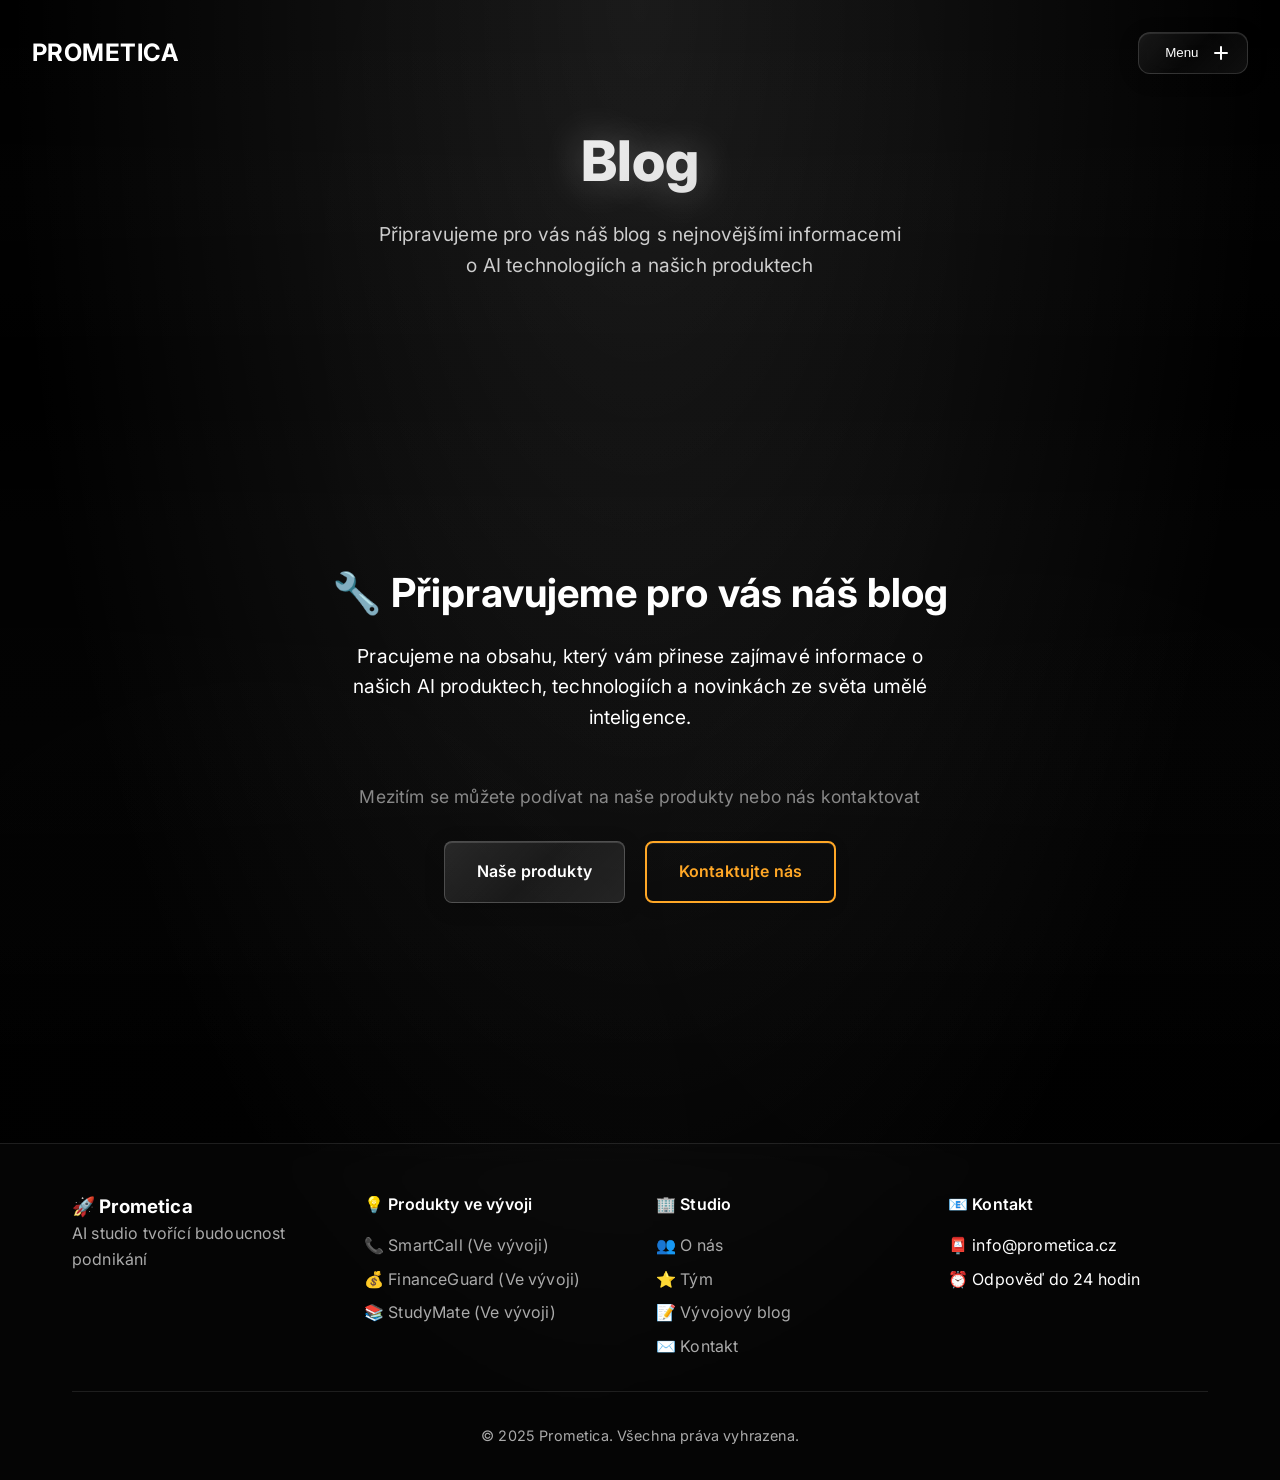
<file: blog.html>
<!DOCTYPE html>
<html lang="cs">
<head>
    <meta charset="UTF-8">
    <meta name="viewport" content="width=device-width, initial-scale=1.0">
    <meta name="description" content="Připravujeme blog Prometica s nejnovějšími informacemi o AI technologiích, vývoji našich produktů a aktuálními novinkami ze světa umělé inteligence.">
    <meta name="keywords" content="AI blog, Prometica blog, umělá inteligence novinky, AI technologie, AI vývoj, české AI blog">
    <meta name="author" content="Prometica">
    <meta name="robots" content="index, follow">
    <title>Blog - AI novinky a vývojový blog | Prometica</title>
    <link rel="stylesheet" href="./styles.css?v=1.0">
    <link rel="stylesheet" href="./StaggeredMenu.css">
    <link rel="stylesheet" href="./LightRays.css">
    <link href="https://fonts.googleapis.com/css2?family=Inter:wght@300;400;500;600;700;800&family=Poppins:wght@300;400;500;600;700;800&display=swap" rel="stylesheet">
    <script src="redirect-blog.js"></script>
</head>
<body>
    <!-- Global Background -->
    <div class="global-background" data-light-rays data-light-rays-options='{"raysOrigin":"bottom-center","raysColor":"#ffffff","raysSpeed":0.6,"lightSpread":1.4,"rayLength":1.9,"pulsating":true,"fadeDistance":1.6,"saturation":0.8,"followMouse":true,"mouseInfluence":0.08}'></div>

    <!-- StaggeredMenu will be inserted here by JavaScript -->

    <!-- Hero Section -->
    <section class="about-hero">
        <div class="container">
            <div class="hero-content">
                <h1 class="hero-title">
                    <span class="title-line gradient-text" style="overflow: visible; line-height: 1.2;">Blog</span>
                </h1>
                <p class="hero-subtitle">
                    Připravujeme pro vás náš blog s nejnovějšími informacemi<br>
                    o AI technologiích a našich produktech
                </p>
            </div>
        </div>
    </section>


    <!-- Coming Soon Section -->
    <section class="blog-detail">
        <div class="container">
            <div class="blog-section" style="text-align: center; padding: 80px 0;">
                <div class="section-header">
                    <h2 style="font-size: 2.5rem; margin-bottom: 1rem;">🔧 Připravujeme pro vás náš blog</h2>
                    <p class="section-desc" style="font-size: 1.2rem; max-width: 600px; margin: 0 auto;">
                        Pracujeme na obsahu, který vám přinese zajímavé informace o našich AI produktech, technologiích a novinkách ze světa umělé inteligence.
                    </p>
                </div>
                
                <div style="margin-top: 50px;">
                    <p style="font-size: 1.1rem; color: #888; margin-bottom: 30px;">
                        Mezitím se můžete podívat na naše produkty nebo nás kontaktovat
                    </p>
                    <div style="display: flex; gap: 20px; justify-content: center; flex-wrap: wrap;">
                        <a href="produkty.html" class="btn btn-primary" style="text-decoration: none;">
                            <span>Naše produkty</span>
                        </a>
                        <a href="index.html#contact" class="btn btn-secondary" style="text-decoration: none; background: transparent; border: 2px solid #FFA726; color: #FFA726;">
                            <span>Kontaktujte nás</span>
                        </a>
                    </div>
                </div>
            </div>
        </div>
    </section>

    <!-- Footer -->
    <footer class="footer">
        <div class="container">
            <div class="footer-content">
                <div class="footer-section">
                    <div class="footer-logo">
                        <h3>🚀 Prometica</h3>
                        <p>AI studio tvořící budoucnost podnikání</p>
                    </div>
                </div>
                <div class="footer-section">
                    <h4>💡 Produkty ve vývoji</h4>
                    <ul>
                        <li><a href="produkty.html#smartcall">📞 SmartCall (Ve vývoji)</a></li>
                        <li><a href="produkty.html#financeiq">💰 FinanceGuard (Ve vývoji)</a></li>
                        <li><a href="produkty.html#studymate">📚 StudyMate (Ve vývoji)</a></li>
                    </ul>
                </div>
                <div class="footer-section">
                    <h4>🏢 Studio</h4>
                    <ul>
                        <li><a href="about_us.html">👥 O nás</a></li>
                        <li><a href="about_us.html#team">⭐ Tým</a></li>
                        <li><a href="blog.html">📝 Vývojový blog</a></li>
                        <li><a href="index.html#contact">✉️ Kontakt</a></li>
                    </ul>
                </div>
                <div class="footer-section">
                    <h4>📧 Kontakt</h4>
                    <ul>
                        <li>📮 info@prometica.cz</li>
                        <li>⏰ Odpověď do 24 hodin</li>
                    </ul>
                </div>
            </div>
            <div class="footer-bottom">
                <p>&copy; 2025 Prometica. Všechna práva vyhrazena.</p>
            </div>
        </div>
    </footer>

    <script src="./script.js?v=1.0"></script>
    <script src="./LightRays.js" defer></script>

    <script src="https://cdnjs.cloudflare.com/ajax/libs/gsap/3.12.2/gsap.min.js"></script>
    <script src="./StaggeredMenu.js"></script>
    <script>
        // Initialize StaggeredMenu
        document.addEventListener('DOMContentLoaded', function() {
            const menu = new StaggeredMenu({
                position: 'right',
                colors: ['#000000', '#1a1a1a'],
                items: [
                    { label: 'Domů', link: '/', ariaLabel: 'Navigate to home' },
                    { label: 'Produkty', link: 'produkty', ariaLabel: 'View our products' },
                    { label: 'O nás', link: 'about_us', ariaLabel: 'Learn about us' },
                    { label: 'Blog', link: 'blog', ariaLabel: 'Read our blog' },
                    { label: 'Kontakt', link: '/contact', ariaLabel: 'Contact us' }
                ],
                displaySocials: false,
                displayItemNumbering: true,
                logoUrl: '',
                menuButtonColor: '#ffffff',
                openMenuButtonColor: '#000000',
                accentColor: '#ffffff',
                changeMenuColorOnOpen: true
            });
        });
    </script>
</body>
</html>
</file>
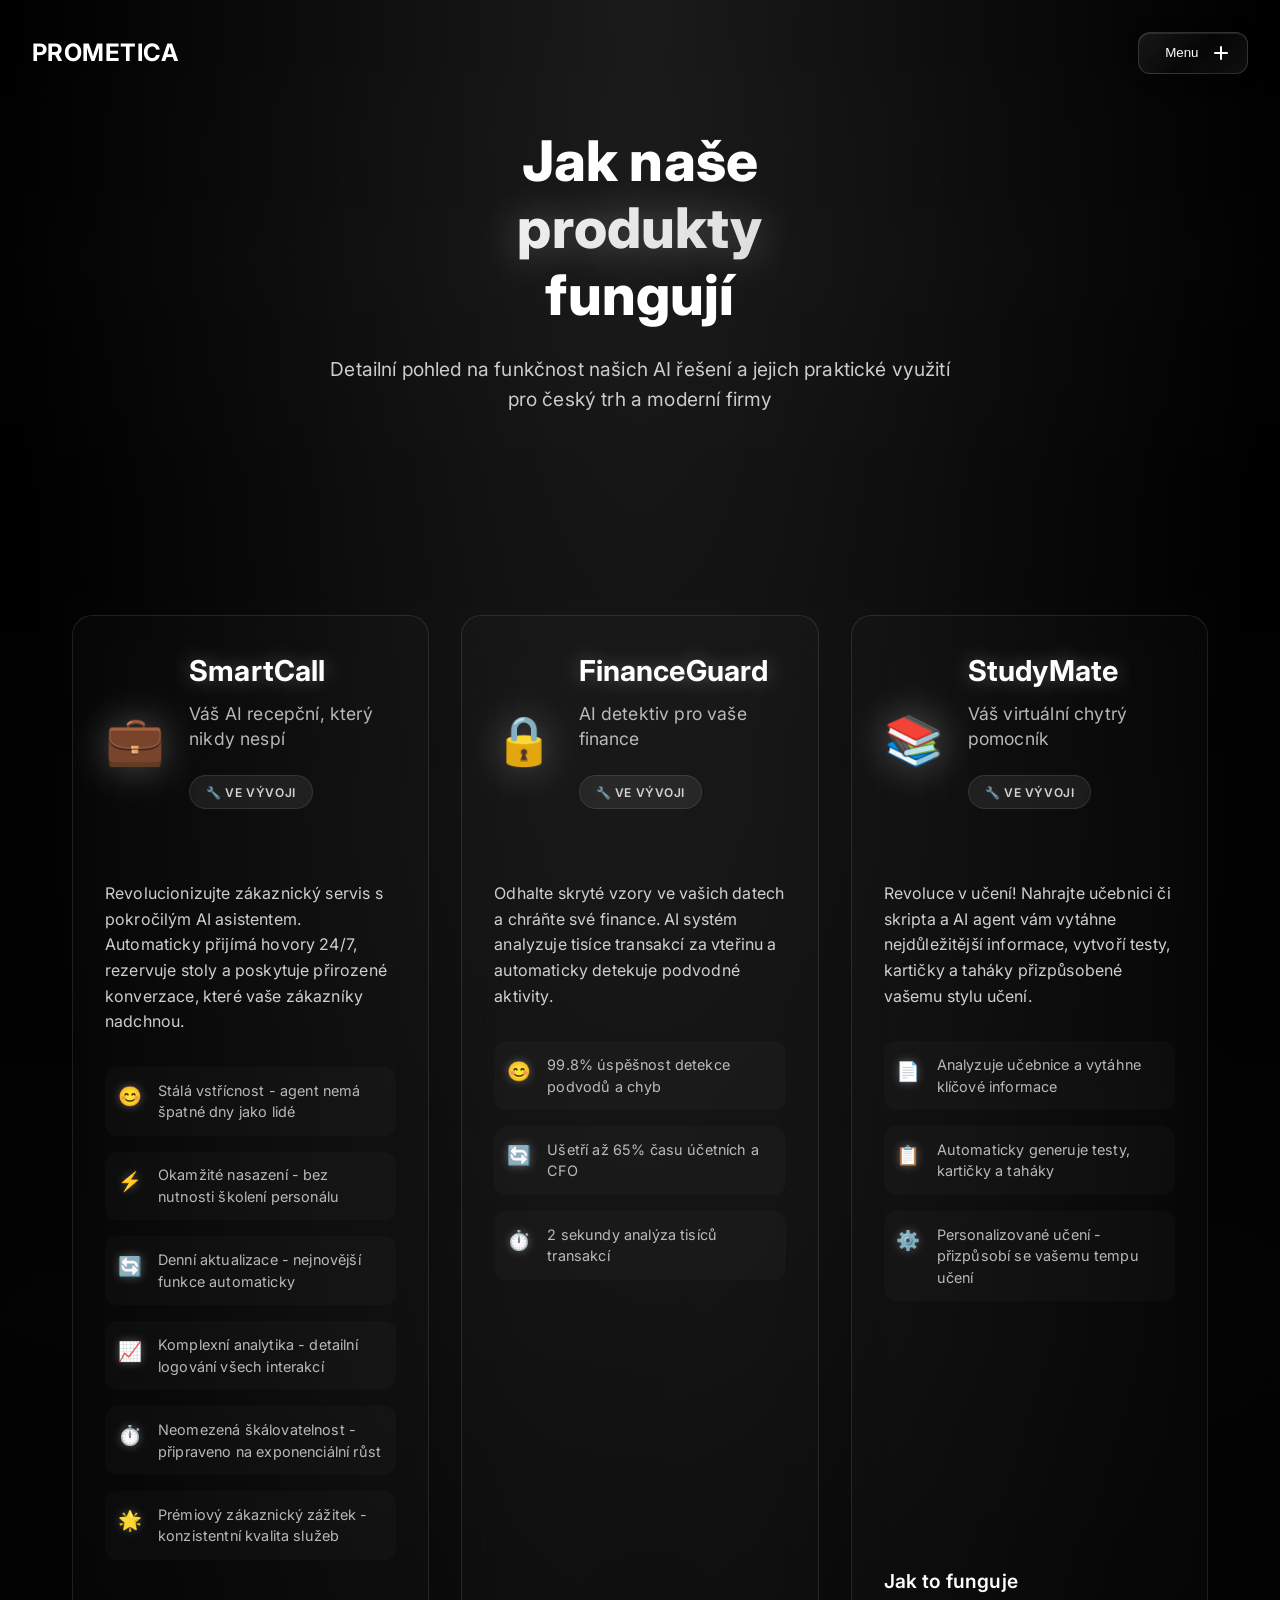
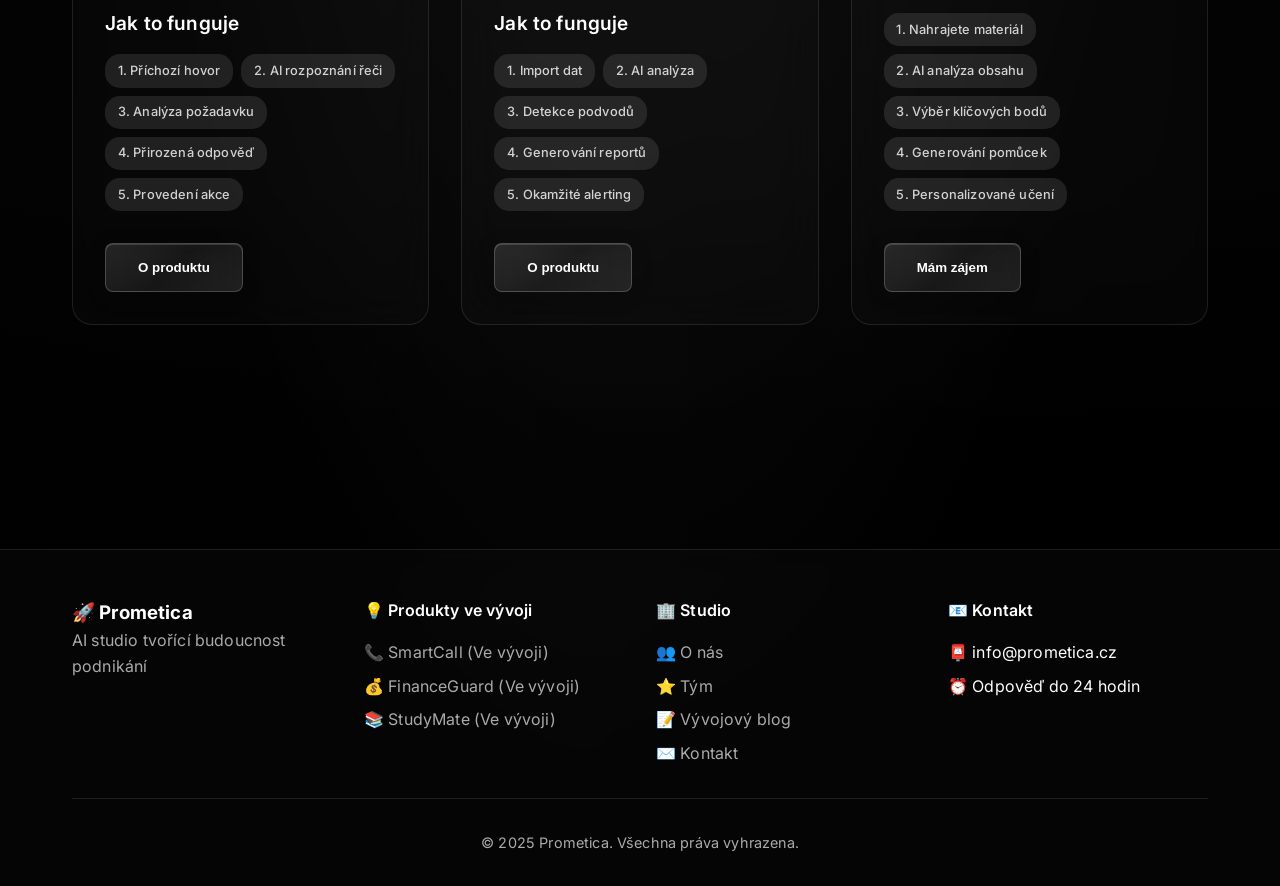
<file: produkty.html>
<!DOCTYPE html>
<html lang="cs">
<head>
    <meta charset="UTF-8">
    <meta name="viewport" content="width=device-width, initial-scale=1.0">
    <meta name="description" content="Objevte AI produkty Prometica: SmartCall AI recepční pro restaurace, FinanceGuard pro analýzu účetnictví a StudyMate pro vzdělávání. Všechny produkty ve vývoji.">
    <meta name="keywords" content="SmartCall, AI recepční, FinanceGuard, AI účetnictví, StudyMate, AI vzdělávání, AI produkty, Prometica">
    <meta name="author" content="Prometica">
    <meta name="robots" content="index, follow">
    <title>AI Produkty ve vývoji - SmartCall, FinanceGuard, StudyMate | Prometica</title>
    <link rel="stylesheet" href="./styles.css?v=1.0">
    <link rel="stylesheet" href="./StaggeredMenu.css">
    <link rel="stylesheet" href="./LightRays.css">
    <link href="https://fonts.googleapis.com/css2?family=Inter:wght@300;400;500;600;700;800&family=Poppins:wght@300;400;500;600;700;800&display=swap" rel="stylesheet">
</head>
<body>
    <!-- Global Background -->
    <div class="global-background" data-light-rays data-light-rays-options='{"raysOrigin":"top-right","raysColor":"#ffffff","raysSpeed":0.9,"lightSpread":1.1,"rayLength":2.3,"pulsating":true,"fadeDistance":1.3,"saturation":0.95,"followMouse":true,"mouseInfluence":0.1}'></div>

    <!-- StaggeredMenu will be inserted here by JavaScript -->

    <!-- Hero Section -->
    <section class="about-hero">
        <div class="container">
            <div class="hero-content">
                <h1 class="hero-title">
                    <span class="title-line">Jak naše</span>
                    <span class="title-line gradient-text">produkty</span>
                    <span class="title-line">fungují</span>
                </h1>
                <p class="hero-subtitle">
                    Detailní pohled na funkčnost našich AI řešení a jejich praktické využití<br>
                    pro český trh a moderní firmy
                </p>
            </div>
        </div>
    </section>

    <!-- Section Divider -->

    <!-- Product Detail Section -->
    <section class="product-detail">
        <div class="container">
            <div class="products-grid">

            <!-- SmartCall AI -->
            <div class="product-card" id="smartcall">
                <div class="product-header">
                    <div class="product-hero">
                        <div class="product-icon">💼</div>
                        <div class="product-info">
                            <h2>SmartCall</h2>
                            <p class="product-tagline">Váš AI recepční, který nikdy nespí</p>
                            <div class="product-status premium">🔧 Ve vývoji</div>
                        </div>
                    </div>
                </div>

                <div class="product-content">
                    <div class="product-overview">
                        <p>Revolucionizujte zákaznický servis s pokročilým AI asistentem. Automaticky přijímá hovory 24/7, rezervuje stoly a poskytuje přirozené konverzace, které vaše zákazníky nadchnou.</p>
                    </div>

                    <div class="key-benefits">
                        <div class="benefit-compact">
                            <span class="benefit-icon">😊</span>
                            <span class="benefit-text">Stálá vstřícnost - agent nemá špatné dny jako lidé</span>
                        </div>
                        <div class="benefit-compact">
                            <span class="benefit-icon">⚡</span>
                            <span class="benefit-text">Okamžité nasazení - bez nutnosti školení personálu</span>
                        </div>
                        <div class="benefit-compact">
                            <span class="benefit-icon">🔄</span>
                            <span class="benefit-text">Denní aktualizace - nejnovější funkce automaticky</span>
                        </div>
                        <div class="benefit-compact">
                            <span class="benefit-icon">📈</span>
                            <span class="benefit-text">Komplexní analytika - detailní logování všech interakcí</span>
                        </div>
                        <div class="benefit-compact">
                            <span class="benefit-icon">⏱️</span>
                            <span class="benefit-text">Neomezená škálovatelnost - připraveno na exponenciální růst</span>
                        </div>
                        <div class="benefit-compact">
                            <span class="benefit-icon">🌟</span>
                            <span class="benefit-text">Prémiový zákaznický zážitek - konzistentní kvalita služeb</span>
                        </div>
                    </div>

                    <div class="how-it-works-compact">
                        <h3>Jak to funguje</h3>
                        <div class="steps-compact">
                            <span>1. Příchozí hovor</span>
                            <span>2. AI rozpoznání řeči</span>
                            <span>3. Analýza požadavku</span>
                            <span>4. Přirozená odpověď</span>
                            <span>5. Provedení akce</span>
                        </div>
                    </div>

                    <div class="product-cta-compact">
                        <button class="btn btn-primary" onclick="window.location.href='/contact'">
                            <span>O produktu</span>
                        </button>
                    </div>
                </div>
            </div>

            <!-- FinanceIQ Pro -->
            <div class="product-card" id="financeiq">
                <div class="product-header">
                    <div class="product-hero">
                        <div class="product-icon">🔒</div>
                        <div class="product-info">
                            <h2>FinanceGuard</h2>
                            <p class="product-tagline">AI detektiv pro vaše finance</p>
                            <div class="product-status premium">🔧 Ve vývoji</div>
                        </div>
                    </div>
                </div>

                <div class="product-content">
                    <div class="product-overview">
                        <p>Odhalte skryté vzory ve vašich datech a chráňte své finance. AI systém analyzuje tisíce transakcí za vteřinu a automaticky detekuje podvodné aktivity.</p>
                    </div>

                    <div class="key-benefits">
                        <div class="benefit-compact">
                            <span class="benefit-icon">😊</span>
                            <span class="benefit-text">99.8% úspěšnost detekce podvodů a chyb</span>
                        </div>
                        <div class="benefit-compact">
                            <span class="benefit-icon">🔄</span>
                            <span class="benefit-text">Ušetří až 65% času účetních a CFO</span>
                        </div>
                        <div class="benefit-compact">
                            <span class="benefit-icon">⏱️</span>
                            <span class="benefit-text">2 sekundy analýza tisíců transakcí</span>
                        </div>
                    </div>

                    <div class="how-it-works-compact">
                        <h3>Jak to funguje</h3>
                        <div class="steps-compact">
                            <span>1. Import dat</span>
                            <span>2. AI analýza</span>
                            <span>3. Detekce podvodů</span>
                            <span>4. Generování reportů</span>
                            <span>5. Okamžité alerting</span>
                        </div>
                    </div>

                    <div class="product-cta-compact">
                        <button class="btn btn-primary" onclick="window.location.href='/contact'">
                            <span>O produktu</span>
                        </button>
                    </div>
                </div>
            </div>

            <!-- StudyMate AI -->
            <div class="product-card" id="studymate">
                <div class="product-header">
                    <div class="product-hero">
                        <div class="product-icon">📚</div>
                        <div class="product-info">
                            <h2>StudyMate</h2>
                            <p class="product-tagline">Váš virtuální chytrý pomocník</p>
                            <div class="product-status premium">🔧 Ve vývoji</div>
                        </div>
                    </div>
                </div>

                <div class="product-content">
                    <div class="product-overview">
                        <p>Revoluce v učení! Nahrajte učebnici či skripta a AI agent vám vytáhne nejdůležitější informace, vytvoří testy, kartičky a taháky přizpůsobené vašemu stylu učení.</p>
                    </div>

                    <div class="key-benefits">
                        <div class="benefit-compact">
                            <span class="benefit-icon">📄</span>
                            <span class="benefit-text">Analyzuje učebnice a vytáhne klíčové informace</span>
                        </div>
                        <div class="benefit-compact">
                            <span class="benefit-icon">📋</span>
                            <span class="benefit-text">Automaticky generuje testy, kartičky a taháky</span>
                        </div>
                        <div class="benefit-compact">
                            <span class="benefit-icon">⚙️</span>
                            <span class="benefit-text">Personalizované učení - přizpůsobí se vašemu tempu učení</span>
                        </div>
                    </div>

                    <div class="how-it-works-compact">
                        <h3>Jak to funguje</h3>
                        <div class="steps-compact">
                            <span>1. Nahrajete materiál</span>
                            <span>2. AI analýza obsahu</span>
                            <span>3. Výběr klíčových bodů</span>
                            <span>4. Generování pomůcek</span>
                            <span>5. Personalizované učení</span>
                        </div>
                    </div>

                    <div class="product-cta-compact">
                        <button class="btn btn-primary" onclick="window.location.href='/contact'">
                            <span>Mám zájem</span>
                        </button>
                    </div>
                </div>
            </div>

            </div>
        </div>
    </section>

    <!-- Footer -->
    <footer class="footer">
        <div class="container">
            <div class="footer-content">
                <div class="footer-section">
                    <div class="footer-logo">
                        <h3>🚀 Prometica</h3>
                        <p>AI studio tvořící budoucnost podnikání</p>
                    </div>
                </div>
                <div class="footer-section">
                    <h4>💡 Produkty ve vývoji</h4>
                    <ul>
                        <li><a href="produkty.html#smartcall">📞 SmartCall (Ve vývoji)</a></li>
                        <li><a href="produkty.html#financeiq">💰 FinanceGuard (Ve vývoji)</a></li>
                        <li><a href="produkty.html#studymate">📚 StudyMate (Ve vývoji)</a></li>
                    </ul>
                </div>
                <div class="footer-section">
                    <h4>🏢 Studio</h4>
                    <ul>
                        <li><a href="about_us.html">👥 O nás</a></li>
                        <li><a href="about_us.html#team">⭐ Tým</a></li>
                        <li><a href="blog.html">📝 Vývojový blog</a></li>
                        <li><a href="index.html#contact">✉️ Kontakt</a></li>
                    </ul>
                </div>
                <div class="footer-section">
                    <h4>📧 Kontakt</h4>
                    <ul>
                        <li>📮 info@prometica.cz</li>
                        <li>⏰ Odpověď do 24 hodin</li>
                    </ul>
                </div>
            </div>
            <div class="footer-bottom">
                <p>&copy; 2025 Prometica. Všechna práva vyhrazena.</p>
            </div>
        </div>
    </footer>

    <script src="./script.js?v=1.0"></script>
    <script src="./LightRays.js" defer></script>
    <script src="redirect-blog.js"></script>

    <script src="https://cdnjs.cloudflare.com/ajax/libs/gsap/3.12.2/gsap.min.js"></script>
    <script src="./StaggeredMenu.js"></script>
    <script>
        // Initialize StaggeredMenu
        document.addEventListener('DOMContentLoaded', function() {
            const menu = new StaggeredMenu({
                position: 'right',
                colors: ['#000000', '#1a1a1a'],
                items: [
                    { label: 'Domů', link: '/', ariaLabel: 'Navigate to home' },
                    { label: 'Produkty', link: 'produkty', ariaLabel: 'View our products' },
                    { label: 'O nás', link: 'about_us', ariaLabel: 'Learn about us' },
                    { label: 'Blog', link: 'blog', ariaLabel: 'Read our blog' },
                    { label: 'Kontakt', link: '/contact', ariaLabel: 'Contact us' }
                ],
                displaySocials: false,
                displayItemNumbering: true,
                logoUrl: '',
                menuButtonColor: '#ffffff',
                openMenuButtonColor: '#000000',
                accentColor: '#ffffff',
                changeMenuColorOnOpen: true
            });
        });
    </script>
</body>
</html>
</file>
<file: styles.css>
/* ===== MODERN BLACK & WHITE GLASSMORPHISM DESIGN ===== */

/* Reset & Base Styles */
* {
    margin: 0;
    padding: 0;
    box-sizing: border-box;
}

html {
    scroll-padding-top: 80px;
    scroll-behavior: smooth;
}

/* Enhanced smooth scrolling with easing */
@media (prefers-reduced-motion: no-preference) {
    html {
        scroll-behavior: smooth;
    }

    body {
        scroll-behavior: smooth;
    }
}

/* Performance optimizations */
* {
    backface-visibility: hidden;
    -webkit-backface-visibility: hidden;
}

/* Custom scrollbar - black & white theme */
::-webkit-scrollbar {
    width: 8px;
}

::-webkit-scrollbar-track {
    background: rgba(0, 0, 0, 0.1);
}

::-webkit-scrollbar-thumb {
    background: rgba(255, 255, 255, 0.2);
    border-radius: 4px;
    transition: background 0.3s ease;
}

::-webkit-scrollbar-thumb:hover {
    background: rgba(255, 255, 255, 0.4);
}

/* Body - Pure black background with global light rays */
body {
    font-family: 'Inter', 'Poppins', -apple-system, BlinkMacSystemFont, sans-serif;
    line-height: 1.6;
    color: #ffffff;
    background: #000000;
    background-attachment: fixed;
    overflow-x: hidden;
    text-rendering: optimizeLegibility;
    -webkit-font-smoothing: antialiased;
    -moz-osx-font-smoothing: grayscale;
    letter-spacing: 0.01em;
    transform: translateZ(0);
    backface-visibility: hidden;
    perspective: 1000px;
    position: relative;
}

/* Global Background with Light Rays */
.global-background {
    position: fixed;
    top: 0;
    left: 0;
    width: 100%;
    height: 100%;
    pointer-events: none;
    z-index: -1;
    background: radial-gradient(ellipse at 50% 20%, rgba(255, 255, 255, 0.015) 0%, transparent 60%),
                radial-gradient(ellipse at 20% 80%, rgba(255, 255, 255, 0.01) 0%, transparent 50%),
                radial-gradient(ellipse at 80% 60%, rgba(255, 255, 255, 0.008) 0%, transparent 40%);
}

body::before {
    content: '';
    position: fixed;
    top: 0;
    left: 0;
    width: 100%;
    height: 100%;
    background: radial-gradient(ellipse at 50% 20%, rgba(255, 255, 255, 0.005) 0%, transparent 70%),
                radial-gradient(ellipse at 20% 80%, rgba(255, 255, 255, 0.003) 0%, transparent 60%),
                radial-gradient(ellipse at 80% 60%, rgba(255, 255, 255, 0.002) 0%, transparent 50%);
    pointer-events: none;
    z-index: -2;
}

.container {
    max-width: 1200px;
    margin: 0 auto;
    padding: 0 2rem;
}

/* ===== GLASSMORPHISM UTILITIES WITH GLOW ===== */
.glass-panel {
    background: rgba(255, 255, 255, 0.05);
    backdrop-filter: blur(20px);
    -webkit-backdrop-filter: blur(20px);
    border: 1px solid rgba(255, 255, 255, 0.1);
    border-radius: 16px;
    box-shadow:
        0 8px 32px rgba(0, 0, 0, 0.3),
        0 0 0 1px rgba(255, 255, 255, 0.05),
        inset 0 1px 0 rgba(255, 255, 255, 0.1);
    transition: all 0.6s cubic-bezier(0.25, 0.46, 0.45, 0.94);
}

.glass-card {
    background: rgba(255, 255, 255, 0.03);
    backdrop-filter: blur(15px);
    -webkit-backdrop-filter: blur(15px);
    border: 1px solid rgba(255, 255, 255, 0.08);
    border-radius: 12px;
    box-shadow:
        0 4px 20px rgba(0, 0, 0, 0.2),
        0 0 0 1px rgba(255, 255, 255, 0.03),
        inset 0 1px 0 rgba(255, 255, 255, 0.08);
    transition: all 0.6s cubic-bezier(0.25, 0.46, 0.45, 0.94);
}

.glass-button {
    background: rgba(255, 255, 255, 0.1);
    backdrop-filter: blur(10px);
    -webkit-backdrop-filter: blur(10px);
    border: 1px solid rgba(255, 255, 255, 0.2);
    border-radius: 8px;
    transition: all 0.5s cubic-bezier(0.25, 0.46, 0.45, 0.94);
    box-shadow:
        0 4px 15px rgba(0, 0, 0, 0.2),
        0 0 0 1px rgba(255, 255, 255, 0.05);
}

.glass-button:hover {
    background: rgba(255, 255, 255, 0.15);
    border-color: rgba(255, 255, 255, 0.3);
    transform: translateY(-2px);
    box-shadow:
        0 8px 25px rgba(0, 0, 0, 0.3),
        0 0 20px rgba(255, 255, 255, 0.1),
        0 0 0 1px rgba(255, 255, 255, 0.1);
}

/* ===== OLD NAVIGATION REMOVED - USING STAGGERED MENU ===== */

/* ===== HERO SECTION ===== */
.hero {
    min-height: 100vh;
    display: flex;
    align-items: center;
    justify-content: center;
    position: relative;
    padding: 8rem 0 4rem;
}

.hero-container {
    display: flex;
    justify-content: center;
    align-items: center;
    max-width: 1200px;
    margin: 0 auto;
    padding: 0 2rem;
}

.hero-content {
    text-align: center;
    max-width: 800px;
}

.startup-badge {
    display: inline-flex;
    align-items: center;
    gap: 0.5rem;
    background: rgba(255, 255, 255, 0.05);
    backdrop-filter: blur(10px);
    border: 1px solid rgba(255, 255, 255, 0.1);
    padding: 0.5rem 1rem;
    border-radius: 20px;
    font-size: 0.85rem;
    color: #ffffff;
    margin-bottom: 2rem;
}

.badge-icon {
    font-size: 1rem;
}

.hero-title {
    font-size: 3.5rem;
    font-weight: 800;
    line-height: 1.2;
    color: #ffffff;
    margin-bottom: 1.5rem;
}

.title-line {
    display: block;
}

.gradient-text {
    background: linear-gradient(135deg, #ffffff 0%, #cccccc 100%);
    -webkit-background-clip: text;
    -webkit-text-fill-color: transparent;
    background-clip: text;
    position: relative;
    text-shadow: 0 0 40px rgba(255, 255, 255, 0.3);
}

.gradient-text::before {
    content: attr(data-text);
    position: absolute;
    top: 0;
    left: 0;
    width: 100%;
    height: 100%;
    background: linear-gradient(135deg, #ffffff 0%, #cccccc 100%);
    -webkit-background-clip: text;
    -webkit-text-fill-color: transparent;
    background-clip: text;
    filter: blur(20px);
    opacity: 0.6;
    z-index: -1;
}

.hero-subtitle {
    font-size: 1.2rem;
    color: #cccccc;
    margin-bottom: 2.5rem;
    line-height: 1.6;
}

.subtitle-emphasis {
    color: #ffffff;
    font-weight: 700;
    text-shadow: 0 0 15px rgba(255, 255, 255, 0.3);
}

.hero-subtitle strong {
    font-weight: 700;
    color: #ffffff;
    text-shadow: 0 0 10px rgba(255, 255, 255, 0.4);
}

.hero-buttons {
    display: flex;
    justify-content: center;
    margin-bottom: 2rem;
}

.hero-secondary-action {
    display: flex;
    justify-content: center;
}

.btn {
    display: inline-flex;
    align-items: center;
    gap: 0.5rem;
    padding: 1rem 2rem;
    border: none;
    border-radius: 8px;
    font-weight: 600;
    text-decoration: none;
    cursor: pointer;
    transition: all 0.6s cubic-bezier(0.25, 0.46, 0.45, 0.94);
    position: relative;
    overflow: hidden;
}

.btn-primary {
    background: linear-gradient(135deg,
        rgba(255, 255, 255, 0.12) 0%,
        rgba(255, 255, 255, 0.06) 50%,
        rgba(255, 255, 255, 0.1) 100%);
    backdrop-filter: blur(20px);
    -webkit-backdrop-filter: blur(20px);
    color: #ffffff;
    border: 1px solid rgba(255, 255, 255, 0.2);
    position: relative;
    overflow: hidden;
    box-shadow:
        0 4px 20px rgba(0, 0, 0, 0.2),
        inset 0 1px 0 rgba(255, 255, 255, 0.15);
}

.btn-primary::before {
    content: '';
    position: absolute;
    top: 0;
    left: -100%;
    width: 100%;
    height: 100%;
    background: linear-gradient(90deg,
        transparent,
        rgba(255, 255, 255, 0.1),
        transparent);
    transition: left 0.5s;
}

.btn-primary:hover {
    background: linear-gradient(135deg,
        rgba(255, 255, 255, 0.18) 0%,
        rgba(255, 255, 255, 0.08) 50%,
        rgba(255, 255, 255, 0.15) 100%);
    border-color: rgba(255, 255, 255, 0.35);
    transform: translateY(-2px);
    box-shadow:
        0 10px 40px rgba(0, 0, 0, 0.3),
        inset 0 1px 0 rgba(255, 255, 255, 0.25),
        0 0 60px rgba(124, 252, 0, 0.15);
}

.btn-primary:hover::before {
    left: 100%;
}

.btn-glass {
    background: linear-gradient(135deg,
        rgba(255, 255, 255, 0.1) 0%,
        rgba(255, 255, 255, 0.05) 25%,
        rgba(255, 255, 255, 0.02) 50%,
        rgba(255, 255, 255, 0.08) 100%);
    backdrop-filter: blur(25px);
    -webkit-backdrop-filter: blur(25px);
    border: 1px solid rgba(255, 255, 255, 0.18);
    border-radius: 16px;
    padding: 1.2rem 3rem;
    font-size: 1.1rem;
    font-weight: 700;
    letter-spacing: 0.02em;
    position: relative;
    overflow: hidden;
    box-shadow:
        0 10px 40px rgba(0, 0, 0, 0.3),
        0 0 40px rgba(255, 255, 255, 0.08),
        0 0 0 1px rgba(255, 255, 255, 0.05),
        inset 0 1px 0 rgba(255, 255, 255, 0.2),
        inset 0 -1px 0 rgba(255, 255, 255, 0.1);
    transition: all 0.4s cubic-bezier(0.25, 0.46, 0.45, 0.94);
}

.btn-glass::before {
    content: '';
    position: absolute;
    top: 0;
    left: -100%;
    width: 100%;
    height: 100%;
    background: linear-gradient(90deg,
        transparent,
        rgba(255, 255, 255, 0.15),
        transparent);
    transition: left 0.6s;
}

.btn-glass::after {
    content: '';
    position: absolute;
    top: 2px;
    left: 2px;
    right: 2px;
    bottom: 2px;
    background: linear-gradient(135deg,
        rgba(255, 255, 255, 0.08) 0%,
        rgba(255, 255, 255, 0.02) 50%,
        rgba(255, 255, 255, 0.06) 100%);
    border-radius: 14px;
    z-index: -1;
}

.btn-glass:hover {
    background: linear-gradient(135deg,
        rgba(255, 255, 255, 0.15) 0%,
        rgba(255, 255, 255, 0.08) 25%,
        rgba(255, 255, 255, 0.04) 50%,
        rgba(255, 255, 255, 0.12) 100%);
    border-color: rgba(255, 255, 255, 0.3);
    transform: translateY(-3px) scale(1.02);
    box-shadow:
        0 25px 80px rgba(0, 0, 0, 0.4),
        0 0 60px rgba(124, 252, 0, 0.15),
        0 0 0 1px rgba(255, 255, 255, 0.12),
        inset 0 1px 0 rgba(255, 255, 255, 0.3),
        inset 0 -1px 0 rgba(255, 255, 255, 0.15);
}

.btn-glass:hover::before {
    left: 100%;
}

.btn-glass:active {
    transform: translateY(-1px) scale(0.98);
    transition: all 0.15s;
}

.btn-link {
    background: transparent;
    border: none;
    color: rgba(255, 255, 255, 0.7);
    font-size: 0.95rem;
    font-weight: 500;
    padding: 0.8rem 1rem;
    transition: all 0.5s cubic-bezier(0.25, 0.46, 0.45, 0.94);
    text-decoration: none;
    cursor: pointer;
}

.btn-link:hover {
    color: #ffffff;
    transform: translateY(-1px);
}

.btn-link svg {
    margin-left: 0.5rem;
    transition: transform 0.5s cubic-bezier(0.25, 0.46, 0.45, 0.94);
}

.btn-link:hover svg {
    transform: translateY(2px);
}

.btn-secondary {
    background: linear-gradient(135deg,
        rgba(255, 255, 255, 0.06) 0%,
        rgba(255, 255, 255, 0.02) 50%,
        rgba(255, 255, 255, 0.05) 100%);
    backdrop-filter: blur(15px);
    -webkit-backdrop-filter: blur(15px);
    color: rgba(255, 255, 255, 0.8);
    border: 1px solid rgba(255, 255, 255, 0.1);
    position: relative;
    overflow: hidden;
    box-shadow:
        0 4px 15px rgba(0, 0, 0, 0.1),
        inset 0 1px 0 rgba(255, 255, 255, 0.08);
}

.btn-secondary::before {
    content: '';
    position: absolute;
    top: 0;
    left: -100%;
    width: 100%;
    height: 100%;
    background: linear-gradient(90deg,
        transparent,
        rgba(255, 255, 255, 0.08),
        transparent);
    transition: left 0.5s;
}

.btn-secondary:hover {
    background: linear-gradient(135deg,
        rgba(255, 255, 255, 0.1) 0%,
        rgba(255, 255, 255, 0.04) 50%,
        rgba(255, 255, 255, 0.08) 100%);
    color: #ffffff;
    border-color: rgba(255, 255, 255, 0.2);
    transform: translateY(-2px);
    box-shadow:
        0 8px 25px rgba(0, 0, 0, 0.2),
        0 0 60px rgba(124, 252, 0, 0.15),
        inset 0 1px 0 rgba(255, 255, 255, 0.15);
}

.btn-secondary:hover::before {
    left: 100%;
}

/* ===== HERO VISUAL ===== */
.hero-visual {
    position: relative;
}

.cards-title {
    text-align: center;
    color: #ffffff;
    font-size: 1.5rem;
    font-weight: 600;
    margin-bottom: 2rem;
}

.visual-container {
    display: flex;
    flex-direction: column;
    gap: 1.5rem;
}

.floating-card {
    background: rgba(255, 255, 255, 0.03);
    backdrop-filter: blur(20px);
    -webkit-backdrop-filter: blur(20px);
    border: 1px solid rgba(255, 255, 255, 0.1);
    border-radius: 16px;
    padding: 1.5rem;
    transition: all 0.6s cubic-bezier(0.25, 0.46, 0.45, 0.94);
    position: relative;
}

.floating-card:hover {
    background: rgba(255, 255, 255, 0.05);
    border-color: rgba(255, 255, 255, 0.2);
    transform: translateY(-5px);
}

.card-header {
    display: flex;
    align-items: center;
    gap: 1rem;
    margin-bottom: 1rem;
}

.card-icon {
    font-size: 1.5rem;
    color: #ffffff;
}

.card-title {
    font-size: 1.2rem;
    font-weight: 700;
    color: #ffffff;
}

.card-tagline {
    font-size: 0.9rem;
    color: #cccccc;
    margin-bottom: 1rem;
}

.value-proposition {
    display: flex;
    flex-direction: column;
    gap: 0.8rem;
}

.value-item {
    display: flex;
    gap: 0.8rem;
    align-items: flex-start;
}

.value-icon {
    color: #ffffff;
    font-size: 0.8rem;
    margin-top: 0.2rem;
}

.value-text {
    flex: 1;
}

.value-title {
    font-weight: 600;
    color: #ffffff;
    font-size: 0.9rem;
}

.value-desc {
    font-size: 0.8rem;
    color: #aaaaaa;
}

/* ===== SECTIONS ===== */
.seamless-divider {
    height: 1px;
    background: linear-gradient(90deg,
        transparent 0%,
        rgba(255, 255, 255, 0.03) 20%,
        rgba(255, 255, 255, 0.05) 50%,
        rgba(255, 255, 255, 0.03) 80%,
        transparent 100%);
    margin: 6rem 0;
    transition: all 0.6s ease;
}

section {
    padding: 6rem 0;
    position: relative;
    background: transparent;
    transition: all 0.8s cubic-bezier(0.25, 0.46, 0.45, 0.94);
}

/* Smooth section transitions with subtle overlays */
section:nth-child(odd) {
    background: linear-gradient(180deg,
        transparent 0%,
        rgba(255, 255, 255, 0.008) 20%,
        rgba(255, 255, 255, 0.012) 50%,
        rgba(255, 255, 255, 0.008) 80%,
        transparent 100%);
}

section:nth-child(even) {
    background: linear-gradient(180deg,
        transparent 0%,
        rgba(255, 255, 255, 0.005) 25%,
        rgba(255, 255, 255, 0.008) 50%,
        rgba(255, 255, 255, 0.005) 75%,
        transparent 100%);
}

section .container {
    position: relative;
    z-index: 2;
    transition: all 0.6s ease;
}

.section-header {
    text-align: center;
    margin-bottom: 3rem;
}

.section-badge {
    display: inline-flex;
    align-items: center;
    background: rgba(255, 255, 255, 0.05);
    backdrop-filter: blur(10px);
    border: 1px solid rgba(255, 255, 255, 0.1);
    padding: 0.5rem 1rem;
    border-radius: 20px;
    font-size: 0.85rem;
    color: #ffffff;
    margin-bottom: 1.5rem;
}

.section-title {
    font-size: 2.5rem;
    font-weight: 700;
    color: #ffffff;
    margin-bottom: 1rem;
}

.section-subtitle {
    font-size: 1.1rem;
    color: #cccccc;
    max-width: 600px;
    margin: 0 auto;
    line-height: 1.6;
}

/* ===== SOLUTIONS GRID ===== */
.solutions-grid {
    display: grid;
    grid-template-columns: repeat(auto-fit, minmax(350px, 1fr));
    gap: 2rem;
    margin-bottom: 3rem;
}

.solution-card {
    background: rgba(255, 255, 255, 0.02);
    backdrop-filter: blur(25px);
    -webkit-backdrop-filter: blur(25px);
    border: 1px solid rgba(255, 255, 255, 0.08);
    border-radius: 20px;
    padding: 2.5rem;
    transition: all 0.8s cubic-bezier(0.25, 0.46, 0.45, 0.94);
    position: relative;
    box-shadow:
        0 10px 40px rgba(0, 0, 0, 0.3),
        0 0 0 1px rgba(255, 255, 255, 0.02),
        inset 0 1px 0 rgba(255, 255, 255, 0.06);
    overflow: hidden;
}

.solution-card::before {
    content: '';
    position: absolute;
    top: 0;
    left: -100%;
    width: 100%;
    height: 100%;
    background: linear-gradient(90deg,
        transparent,
        rgba(255, 255, 255, 0.03),
        transparent);
    transition: left 0.8s;
}

.solution-card:hover {
    background: rgba(255, 255, 255, 0.04);
    border-color: rgba(255, 255, 255, 0.15);
    transform: translateY(-10px) scale(1.02);
    box-shadow:
        0 25px 80px rgba(0, 0, 0, 0.4),
        0 0 60px rgba(255, 255, 255, 0.1),
        0 0 0 1px rgba(255, 255, 255, 0.12),
        inset 0 1px 0 rgba(255, 255, 255, 0.2);
}

.solution-card:hover::before {
    left: 100%;
}

.card-icon-container {
    display: flex;
    align-items: center;
    gap: 1.5rem;
    margin-bottom: 2rem;
    position: relative;
}

.card-icon.large {
    font-size: 2.5rem;
    color: #ffffff;
    text-shadow: 0 0 20px rgba(255, 255, 255, 0.3);
}

.product-name {
    font-size: 1.5rem;
    font-weight: 700;
    color: #ffffff;
    letter-spacing: -0.02em;
}

.product-status {
    font-size: 0.75rem;
    color: rgba(255, 255, 255, 0.8);
    background: rgba(255, 255, 255, 0.06);
    backdrop-filter: blur(10px);
    -webkit-backdrop-filter: blur(10px);
    border: 1px solid rgba(255, 255, 255, 0.1);
    padding: 0.4rem 1rem;
    border-radius: 20px;
    margin-bottom: 1.5rem;
    text-transform: uppercase;
    font-weight: 600;
    letter-spacing: 0.05em;
    display: inline-block;
}

.product-tagline {
    font-size: 1.1rem;
    color: rgba(255, 255, 255, 0.7);
    margin-bottom: 1.5rem;
    font-weight: 400;
    line-height: 1.4;
}

.solution-card p {
    color: rgba(255, 255, 255, 0.6);
    line-height: 1.7;
    margin-bottom: 2rem;
    font-size: 1rem;
}

.benefits-grid {
    display: grid;
    grid-template-columns: 1fr;
    gap: 1.5rem;
    margin-bottom: 2.5rem;
}

.benefit-item {
    display: flex;
    gap: 1.2rem;
    align-items: flex-start;
    padding: 1rem;
    background: rgba(255, 255, 255, 0.02);
    border-radius: 12px;
    border: 1px solid rgba(255, 255, 255, 0.05);
    transition: all 0.6s cubic-bezier(0.25, 0.46, 0.45, 0.94);
}

.benefit-item:hover {
    background: rgba(255, 255, 255, 0.04);
    border-color: rgba(255, 255, 255, 0.1);
    transform: translateX(12px) scale(1.02);
}

.benefit-icon {
    color: #ffffff;
    font-size: 1rem;
    margin-top: 0.2rem;
    text-shadow: 0 0 10px rgba(255, 255, 255, 0.3);
}

.benefit-text {
    flex: 1;
}

.benefit-text strong {
    display: block;
    color: #ffffff;
    font-weight: 600;
    margin-bottom: 0.3rem;
    font-size: 0.95rem;
}

.benefit-text span {
    color: rgba(255, 255, 255, 0.5);
    font-size: 0.85rem;
    line-height: 1.4;
}

/* ===== PRODUCT CARDS GRID ===== */
.products-grid {
    display: grid;
    grid-template-columns: repeat(auto-fit, minmax(350px, 1fr));
    gap: 2rem;
    margin-bottom: 4rem;
}

.product-card {
    background: rgba(255, 255, 255, 0.02);
    backdrop-filter: blur(20px);
    border: 1px solid rgba(255, 255, 255, 0.1);
    border-radius: 20px;
    padding: 2rem;
    transition: all 0.4s ease;
    position: relative;
    overflow: hidden;
    display: flex;
    flex-direction: column;
    height: 100%;
    min-height: 600px;
}

.product-card::before {
    content: '';
    position: absolute;
    top: 0;
    left: -100%;
    width: 100%;
    height: 100%;
    background: linear-gradient(90deg,
        transparent,
        rgba(255, 255, 255, 0.05),
        transparent);
    transition: left 0.6s ease;
}

.product-card:hover {
    background: rgba(255, 255, 255, 0.04);
    border-color: rgba(255, 255, 255, 0.2);
    transform: translateY(-10px);
    box-shadow:
        0 25px 80px rgba(0, 0, 0, 0.3),
        0 0 60px rgba(124, 252, 0, 0.15),
        0 0 0 1px rgba(255, 255, 255, 0.1);
}

.product-card:hover::before {
    left: 100%;
}

.product-header {
    margin-bottom: 2rem;
}

.product-hero {
    display: flex;
    align-items: center;
    gap: 1.5rem;
    margin-bottom: 1rem;
}

.product-icon {
    font-size: 3rem;
    filter: drop-shadow(0 0 20px rgba(255, 255, 255, 0.3));
}

.product-info h2 {
    color: #ffffff;
    font-size: 1.8rem;
    font-weight: 700;
    margin-bottom: 0.5rem;
    text-shadow: 0 0 20px rgba(255, 255, 255, 0.3);
}

.product-content {
    flex: 1;
    display: flex;
    flex-direction: column;
}

.product-overview {
    margin-bottom: 2rem;
}

.product-overview p {
    color: rgba(255, 255, 255, 0.8);
    line-height: 1.6;
    font-size: 1rem;
}

.key-benefits {
    margin-bottom: 2rem;
    flex: 1;
}

.benefit-compact {
    display: flex;
    align-items: flex-start;
    gap: 1rem;
    margin-bottom: 1rem;
    padding: 0.8rem;
    background: rgba(255, 255, 255, 0.02);
    border-radius: 12px;
    transition: all 0.3s ease;
}

.benefit-compact:hover {
    background: rgba(255, 255, 255, 0.05);
    transform: translateX(5px);
}

.benefit-compact .benefit-icon {
    font-size: 1.2rem;
    margin-top: 0.1rem;
}

.benefit-compact .benefit-text {
    color: rgba(255, 255, 255, 0.7);
    font-size: 0.9rem;
    line-height: 1.5;
}

.how-it-works-compact {
    margin-bottom: 2rem;
}

.how-it-works-compact h3 {
    color: #ffffff;
    font-size: 1.2rem;
    font-weight: 600;
    margin-bottom: 1rem;
}

.steps-compact {
    display: flex;
    flex-wrap: wrap;
    gap: 0.5rem;
}

.steps-compact span {
    background: rgba(255, 255, 255, 0.1);
    color: rgba(255, 255, 255, 0.8);
    padding: 0.4rem 0.8rem;
    border-radius: 15px;
    font-size: 0.8rem;
    font-weight: 500;
}

.product-cta-compact {
    margin-top: auto;
}

.solution-btn {
    background: linear-gradient(135deg,
        rgba(255, 255, 255, 0.08) 0%,
        rgba(255, 255, 255, 0.02) 50%,
        rgba(255, 255, 255, 0.06) 100%);
    backdrop-filter: blur(15px);
    -webkit-backdrop-filter: blur(15px);
    color: #ffffff;
    border: 1px solid rgba(255, 255, 255, 0.15);
    padding: 1rem 2rem;
    border-radius: 12px;
    font-weight: 600;
    cursor: pointer;
    transition: all 0.4s cubic-bezier(0.25, 0.46, 0.45, 0.94);
    display: flex;
    align-items: center;
    gap: 0.8rem;
    justify-content: center;
    position: relative;
    overflow: hidden;
    box-shadow:
        0 4px 20px rgba(0, 0, 0, 0.2),
        inset 0 1px 0 rgba(255, 255, 255, 0.1);
}

.solution-btn::before {
    content: '';
    position: absolute;
    top: 0;
    left: -100%;
    width: 100%;
    height: 100%;
    background: linear-gradient(90deg,
        transparent,
        rgba(255, 255, 255, 0.1),
        transparent);
    transition: left 0.5s;
}

.solution-btn:hover {
    background: linear-gradient(135deg,
        rgba(255, 255, 255, 0.12) 0%,
        rgba(255, 255, 255, 0.04) 50%,
        rgba(255, 255, 255, 0.1) 100%);
    border-color: rgba(255, 255, 255, 0.25);
    transform: translateY(-3px) scale(1.02);
    box-shadow:
        0 8px 30px rgba(0, 0, 0, 0.3),
        0 0 20px rgba(255, 255, 255, 0.08),
        inset 0 1px 0 rgba(255, 255, 255, 0.2);
}

.solution-btn:hover::before {
    left: 100%;
}

/* ===== TECHNOLOGY SECTION ===== */
.tech-grid {
    display: grid;
    grid-template-columns: repeat(auto-fit, minmax(250px, 1fr));
    gap: 1.5rem;
}

.tech-item {
    background: rgba(255, 255, 255, 0.03);
    backdrop-filter: blur(15px);
    border: 1px solid rgba(255, 255, 255, 0.1);
    border-radius: 12px;
    padding: 1.5rem;
    text-align: center;
    transition: all 0.6s cubic-bezier(0.25, 0.46, 0.45, 0.94);
}

.tech-item:hover {
    background: rgba(255, 255, 255, 0.05);
    border-color: rgba(255, 255, 255, 0.2);
    transform: translateY(-8px) scale(1.02);
}

.tech-icon {
    font-size: 2rem;
    color: #ffffff;
    margin-bottom: 1rem;
}

.tech-name {
    font-size: 1.1rem;
    font-weight: 600;
    color: #ffffff;
    margin-bottom: 0.5rem;
}

.tech-status {
    font-size: 0.9rem;
    color: #aaaaaa;
}

/* ===== ABOUT SECTION ===== */
.about-content {
    display: grid;
    gap: 3rem;
}

.about-story {
    display: grid;
    grid-template-columns: repeat(auto-fit, minmax(300px, 1fr));
    gap: 2rem;
}

.story-card {
    background: rgba(255, 255, 255, 0.03);
    backdrop-filter: blur(15px);
    border: 1px solid rgba(255, 255, 255, 0.1);
    border-radius: 12px;
    padding: 2rem;
    transition: all 0.6s cubic-bezier(0.25, 0.46, 0.45, 0.94);
}

.story-card:hover {
    background: rgba(255, 255, 255, 0.05);
    border-color: rgba(255, 255, 255, 0.2);
    transform: translateY(-5px) scale(1.02);
}

.story-icon {
    font-size: 2rem;
    color: #ffffff;
    margin-bottom: 1rem;
}

.story-card h3 {
    color: #ffffff;
    font-size: 1.3rem;
    font-weight: 600;
    margin-bottom: 1rem;
}

.story-card p {
    color: #aaaaaa;
    line-height: 1.6;
}

/* ===== CONTACT SECTION ===== */
.contact-container {
    display: grid;
    grid-template-columns: 1fr 1fr;
    gap: 4rem;
    align-items: start;
}

.contact-info h2 {
    color: #ffffff;
    font-size: 2.5rem;
    font-weight: 700;
    margin-bottom: 1rem;
}

.contact-info p {
    color: #aaaaaa;
    font-size: 1.1rem;
    line-height: 1.6;
    margin-bottom: 2rem;
}

.contact-methods {
    display: flex;
    flex-direction: column;
    gap: 1.5rem;
}

.contact-method {
    display: flex;
    gap: 1rem;
    align-items: center;
}

.method-icon {
    font-size: 1.2rem;
    color: #ffffff;
}

.method-title {
    font-weight: 600;
    color: #ffffff;
    margin-bottom: 0.2rem;
}

.method-value {
    color: #aaaaaa;
}

/* ===== CONTACT FORM ===== */
.contact-form-container {
    background: rgba(255, 255, 255, 0.03);
    backdrop-filter: blur(20px);
    border: 1px solid rgba(255, 255, 255, 0.1);
    border-radius: 16px;
    padding: 2rem;
    box-shadow:
        0 10px 40px rgba(0, 0, 0, 0.3),
        0 0 0 1px rgba(255, 255, 255, 0.03),
        inset 0 1px 0 rgba(255, 255, 255, 0.08);
}

.contact-form {
    display: flex;
    flex-direction: column;
    gap: 1.5rem;
}

.form-group {
    display: flex;
    flex-direction: column;
    gap: 0.5rem;
}

.form-group label {
    color: #ffffff;
    font-weight: 500;
    font-size: 0.9rem;
}

.form-group input,
.form-group select,
.form-group textarea {
    background: rgba(255, 255, 255, 0.05);
    border: 1px solid rgba(255, 255, 255, 0.1);
    border-radius: 8px;
    padding: 0.8rem;
    color: #ffffff;
    font-size: 1rem;
    transition: all 0.5s cubic-bezier(0.25, 0.46, 0.45, 0.94);
}

.form-group input:focus,
.form-group select:focus,
.form-group textarea:focus {
    outline: none;
    border-color: rgba(255, 255, 255, 0.3);
    background: rgba(255, 255, 255, 0.08);
    transform: scale(1.02);
    box-shadow: 0 0 20px rgba(255, 255, 255, 0.1);
}

.form-group input::placeholder,
.form-group textarea::placeholder {
    color: #aaaaaa;
}

.form-submit {
    margin-top: 1rem;
}

.form-note {
    text-align: center;
    margin-top: 1rem;
}

.form-note small {
    color: #aaaaaa;
    font-size: 0.8rem;
}

/* ===== FOOTER ===== */
.footer {
    background: rgba(255, 255, 255, 0.02);
    backdrop-filter: blur(20px);
    border-top: 1px solid rgba(255, 255, 255, 0.1);
    padding: 3rem 0 2rem;
    margin-top: 4rem;
}

.footer-content {
    display: grid;
    grid-template-columns: repeat(auto-fit, minmax(250px, 1fr));
    gap: 2rem;
    margin-bottom: 2rem;
}

.footer-section h4 {
    color: #ffffff;
    font-weight: 600;
    margin-bottom: 1rem;
}

.footer-section p {
    color: #aaaaaa;
    line-height: 1.6;
}

.footer-section ul {
    list-style: none;
    display: flex;
    flex-direction: column;
    gap: 0.5rem;
}

.footer-section ul li a {
    color: #aaaaaa;
    text-decoration: none;
    transition: color 0.3s ease;
}

.footer-section ul li a:hover {
    color: #ffffff;
}

.footer-bottom {
    text-align: center;
    padding-top: 2rem;
    border-top: 1px solid rgba(255, 255, 255, 0.1);
}

.footer-bottom p {
    color: #aaaaaa;
    font-size: 0.9rem;
}

/* ===== COOKIE CONSENT ===== */
.cookie-consent {
    position: fixed;
    bottom: 2rem;
    left: 2rem;
    right: 2rem;
    background: rgba(0, 0, 0, 0.9);
    backdrop-filter: blur(20px);
    border: 1px solid rgba(255, 255, 255, 0.1);
    border-radius: 12px;
    padding: 1.5rem;
    z-index: 10000;
    display: none;
}

.cookie-content {
    display: flex;
    justify-content: space-between;
    align-items: center;
    gap: 2rem;
}

.cookie-text h4 {
    color: #ffffff;
    font-size: 1.1rem;
    margin-bottom: 0.5rem;
}

.cookie-text p {
    color: #aaaaaa;
    font-size: 0.9rem;
}

.cookie-buttons {
    display: flex;
    gap: 1rem;
    flex-shrink: 0;
}

.btn-small {
    padding: 0.5rem 1rem;
    font-size: 0.9rem;
}

/* ===== RESPONSIVE DESIGN ===== */
@media (max-width: 768px) {
    .products-grid {
        grid-template-columns: 1fr;
        gap: 1.5rem;
    }

    .product-card {
        padding: 1.5rem;
        min-height: 500px;
    }

    .product-hero {
        gap: 1rem;
    }

    .product-icon {
        font-size: 2.5rem;
    }

    .product-info h2 {
        font-size: 1.5rem;
    }
    .hero-container {
        padding: 0 1rem;
    }

    .hero-content {
        max-width: 100%;
    }

    .hero-title {
        font-size: 2.5rem;
    }

    /* Mobile navigation handled by StaggeredMenu */

    .contact-container {
        grid-template-columns: 1fr;
        gap: 2rem;
    }

    .cookie-content {
        flex-direction: column;
        align-items: flex-start;
        gap: 1rem;
    }

    .cookie-buttons {
        width: 100%;
        justify-content: space-between;
    }

    .solutions-grid {
        grid-template-columns: 1fr;
    }

    .about-story {
        grid-template-columns: 1fr;
    }

    .values-grid {
        grid-template-columns: 1fr;
    }

    .team-grid-detailed {
        grid-template-columns: 1fr;
    }
}

@media (max-width: 480px) {
    .container {
        padding: 0 1rem;
    }

    .hero-title {
        font-size: 2rem;
    }

    .hero-buttons {
        width: 100%;
    }

    .btn-glass {
        padding: 1rem 2rem;
        font-size: 1rem;
        width: 100%;
        max-width: 300px;
    }

    .btn {
        justify-content: center;
    }
}

/* ===== SCROLL INDICATOR ===== */
.scroll-indicator {
    position: absolute;
    bottom: 2rem;
    left: 50%;
    transform: translateX(-50%);
    display: flex;
    flex-direction: column;
    align-items: center;
    gap: 0.5rem;
    cursor: pointer;
    opacity: 0.7;
    transition: opacity 0.3s ease;
}

.scroll-indicator:hover {
    opacity: 1;
}

.scroll-text {
    color: #ffffff;
    font-size: 0.8rem;
    font-weight: 500;
}

.scroll-arrow {
    width: 2px;
    height: 20px;
    background: #ffffff;
    position: relative;
}

.scroll-arrow::after {
    content: '';
    position: absolute;
    bottom: 0;
    left: 50%;
    transform: translateX(-50%);
    width: 0;
    height: 0;
    border-left: 4px solid transparent;
    border-right: 4px solid transparent;
    border-top: 6px solid #ffffff;
}

/* ===== ANIMATIONS ===== */
@keyframes fadeInUp {
    from {
        opacity: 0;
        transform: translateY(40px) scale(0.95);
    }
    to {
        opacity: 1;
        transform: translateY(0) scale(1);
    }
}

@keyframes fadeInLeft {
    from {
        opacity: 0;
        transform: translateX(-30px) scale(0.95);
    }
    to {
        opacity: 1;
        transform: translateX(0) scale(1);
    }
}

@keyframes fadeInRight {
    from {
        opacity: 0;
        transform: translateX(30px) scale(0.95);
    }
    to {
        opacity: 1;
        transform: translateX(0) scale(1);
    }
}

@keyframes fadeIn {
    from {
        opacity: 0;
        transform: scale(0.95);
    }
    to {
        opacity: 1;
        transform: scale(1);
    }
}

/* Apply smooth animations to elements */
.floating-card,
.solution-card,
.story-card,
.tech-item {
    animation: fadeInUp 0.8s cubic-bezier(0.25, 0.46, 0.45, 0.94);
}

.section-header {
    animation: fadeIn 0.6s cubic-bezier(0.25, 0.46, 0.45, 0.94);
}

.hero-content {
    animation: fadeInUp 1s cubic-bezier(0.25, 0.46, 0.45, 0.94);
}

/* Staggered animations for grid items */
.solutions-grid .solution-card:nth-child(1) {
    animation-delay: 0.1s;
}

.solutions-grid .solution-card:nth-child(2) {
    animation-delay: 0.2s;
}

.solutions-grid .solution-card:nth-child(3) {
    animation-delay: 0.3s;
}

.tech-grid .tech-item:nth-child(1) { animation-delay: 0.1s; }
.tech-grid .tech-item:nth-child(2) { animation-delay: 0.2s; }
.tech-grid .tech-item:nth-child(3) { animation-delay: 0.3s; }
.tech-grid .tech-item:nth-child(4) { animation-delay: 0.4s; }

/* ===== ENHANCED HOVER EFFECTS ===== */
.solution-card:hover,
.tech-item:hover,
.story-card:hover,
.floating-card:hover {
    box-shadow:
        0 25px 80px rgba(0, 0, 0, 0.4),
        0 0 40px rgba(255, 255, 255, 0.08),
        0 0 0 1px rgba(255, 255, 255, 0.12),
        inset 0 1px 0 rgba(255, 255, 255, 0.2);
}

/* Subtle parallax effect for sections */
@media (prefers-reduced-motion: no-preference) {
    section {
        transform-style: preserve-3d;
    }

    section:hover .container {
        transform: translateZ(10px);
    }
}

/* ===== CTA SECTION ===== */
.cta {
    padding: 4rem 0;
    text-align: center;
    position: relative;
}

.cta-background {
    position: absolute;
    top: 0;
    left: 0;
    width: 100%;
    height: 100%;
    background: rgba(255, 255, 255, 0.02);
    backdrop-filter: blur(10px);
}

.cta-content {
    position: relative;
    z-index: 2;
}

.cta-badge {
    display: inline-flex;
    align-items: center;
    background: rgba(255, 255, 255, 0.05);
    backdrop-filter: blur(10px);
    border: 1px solid rgba(255, 255, 255, 0.1);
    padding: 0.5rem 1rem;
    border-radius: 20px;
    font-size: 0.85rem;
    color: #ffffff;
    margin-bottom: 1.5rem;
}

.cta-title {
    font-size: 2.5rem;
    font-weight: 700;
    color: #ffffff;
    margin-bottom: 1rem;
}

.cta-subtitle {
    font-size: 1.1rem;
    color: #aaaaaa;
    max-width: 600px;
    margin: 0 auto;
    line-height: 1.6;
}

/* ===== SOLUTIONS CTA ===== */
.solutions-cta {
    text-align: center;
    margin-top: 2rem;
}

.btn-large {
    padding: 1.2rem 2.5rem;
    font-size: 1.1rem;
}

/* ===== ABOUT CTA ===== */
.about-cta {
    text-align: center;
    margin-top: 3rem;
}

/* ===== BLOG CTA ===== */
.blog-cta {
    text-align: center;
    margin-top: 3rem;
}

.blog-preview {
    margin: 3rem 0;
}

.coming-soon-card {
    background: rgba(255, 255, 255, 0.03) !important;
    backdrop-filter: blur(15px);
    border: 1px solid rgba(255, 255, 255, 0.1) !important;
    border-radius: 16px !important;
    padding: 3rem 2rem !important;
    text-align: center;
    max-width: 600px;
    margin: 0 auto !important;
}

.coming-soon-icon {
    font-size: 3rem !important;
    color: #ffffff !important;
    margin-bottom: 1.5rem !important;
}

.coming-soon-card h3 {
    font-size: 1.8rem !important;
    color: #ffffff !important;
    margin-bottom: 1rem !important;
    font-weight: 600 !important;
}

.coming-soon-card p {
    color: #aaaaaa !important;
    line-height: 1.6 !important;
    margin-bottom: 1rem !important;
}

/* ===== VALUE CARDS (for about_us.html) ===== */
.value-card {
    background: rgba(255, 255, 255, 0.03);
    backdrop-filter: blur(15px);
    -webkit-backdrop-filter: blur(15px);
    border: 1px solid rgba(255, 255, 255, 0.1);
    border-radius: 12px;
    padding: 2rem;
    transition: all 0.3s ease;
    text-align: center;
}

.value-card:hover {
    background: rgba(255, 255, 255, 0.05);
    border-color: rgba(255, 255, 255, 0.2);
    transform: translateY(-5px);
}

.value-icon {
    font-size: 2.5rem;
    margin-bottom: 1rem;
    display: block;
}

.value-card h3 {
    color: #ffffff;
    font-size: 1.3rem;
    font-weight: 600;
    margin-bottom: 1rem;
}

.value-card p {
    color: #aaaaaa;
    line-height: 1.6;
    font-size: 0.95rem;
}

/* ===== VALUES GRID ===== */
.values-grid {
    display: grid;
    grid-template-columns: repeat(auto-fit, minmax(280px, 1fr));
    gap: 2rem;
}

/* ===== TIMELINE STYLES ===== */
.timeline-item {
    background: rgba(255, 255, 255, 0.03);
    backdrop-filter: blur(15px);
    -webkit-backdrop-filter: blur(15px);
    border: 1px solid rgba(255, 255, 255, 0.1);
    border-radius: 12px;
    padding: 2rem;
    margin-bottom: 2rem;
    transition: all 0.3s ease;
}

.timeline-item:hover {
    background: rgba(255, 255, 255, 0.05);
    border-color: rgba(255, 255, 255, 0.2);
}

.timeline-year {
    color: #ffffff;
    font-size: 1.1rem;
    font-weight: 600;
    margin-bottom: 1rem;
    background: rgba(255, 255, 255, 0.1);
    padding: 0.5rem 1rem;
    border-radius: 20px;
    display: inline-block;
    text-shadow: 0 0 12px rgba(255, 255, 255, 0.4);
}

.timeline-year.est-2025 {
    background: linear-gradient(135deg,
        rgba(255, 255, 255, 0.2) 0%,
        rgba(255, 255, 255, 0.08) 50%,
        rgba(255, 255, 255, 0.15) 100%);
    backdrop-filter: blur(15px);
    border: 1px solid rgba(255, 255, 255, 0.3);
    font-weight: 700;
    font-size: 1.2rem;
    letter-spacing: 0.1em;
    text-transform: uppercase;
    text-shadow: 0 0 20px rgba(255, 255, 255, 0.6);
    box-shadow:
        0 8px 25px rgba(0, 0, 0, 0.2),
        0 0 30px rgba(255, 255, 255, 0.1),
        inset 0 1px 0 rgba(255, 255, 255, 0.2);
    position: relative;
    overflow: hidden;
}

.timeline-year.est-2025::before {
    content: '';
    position: absolute;
    top: 0;
    left: -100%;
    width: 100%;
    height: 100%;
    background: linear-gradient(90deg,
        transparent,
        rgba(255, 255, 255, 0.1),
        transparent);
    transition: left 0.6s ease;
}

.timeline-year.est-2025:hover::before {
    left: 100%;
}

.timeline-content h3 {
    color: #ffffff;
    font-size: 1.3rem;
    font-weight: 600;
    margin-bottom: 1rem;
}

.timeline-content p {
    color: #aaaaaa;
    line-height: 1.6;
}

/* ===== ABOUT HERO ===== */
.about-hero {
    padding: 8rem 0 4rem;
    text-align: center;
}

.about-hero .hero-content {
    max-width: 800px;
    margin: 0 auto;
}

/* ===== TEAM GRID ===== */
.team-grid-detailed {
    display: grid;
    grid-template-columns: repeat(auto-fit, minmax(300px, 1fr));
    gap: 2rem;
}

.team-member-card {
    background: rgba(255, 255, 255, 0.03);
    backdrop-filter: blur(15px);
    -webkit-backdrop-filter: blur(15px);
    border: 1px solid rgba(255, 255, 255, 0.1);
    border-radius: 12px;
    padding: 2rem;
    text-align: center;
    transition: all 0.3s ease;
}

.team-member-card:hover {
    background: rgba(255, 255, 255, 0.05);
    border-color: rgba(255, 255, 255, 0.2);
    transform: translateY(-5px);
}

.member-avatar {
    width: 80px;
    height: 80px;
    border-radius: 50%;
    background: rgba(255, 255, 255, 0.1);
    margin: 0 auto 1rem;
    display: flex;
    align-items: center;
    justify-content: center;
    font-size: 2rem;
}

.member-name {
    color: #ffffff;
    font-size: 1.2rem;
    font-weight: 600;
    margin-bottom: 0.5rem;
}

.member-role {
    color: #cccccc;
    font-size: 0.9rem;
    margin-bottom: 1rem;
}

.member-bio {
    color: #aaaaaa;
    line-height: 1.6;
    font-size: 0.9rem;
}

/* ===== 404 ERROR CARD ===== */
.error-card {
    background: rgba(255, 255, 255, 0.03);
    backdrop-filter: blur(20px);
    -webkit-backdrop-filter: blur(20px);
    border: 1px solid rgba(255, 255, 255, 0.1);
    border-radius: 16px;
    padding: 4rem 2rem;
    max-width: 500px;
    margin: 0 auto;
    transition: all 0.3s ease;
}

.error-card:hover {
    background: rgba(255, 255, 255, 0.05);
    border-color: rgba(255, 255, 255, 0.2);
}

/* ===== ADDITIONAL UTILITIES ===== */
.text-center {
    text-align: center;
}

.mb-1 { margin-bottom: 0.5rem; }
.mb-2 { margin-bottom: 1rem; }
.mb-3 { margin-bottom: 1.5rem; }
.mb-4 { margin-bottom: 2rem; }

.mt-1 { margin-top: 0.5rem; }
.mt-2 { margin-top: 1rem; }
.mt-3 { margin-top: 1.5rem; }
.mt-4 { margin-top: 2rem; }

.opacity-70 { opacity: 0.7; }
.opacity-80 { opacity: 0.8; }
.opacity-90 { opacity: 0.9; }
</file>
<file: StaggeredMenu.css>
/* ===== STAGGERED MENU - GLASSMORPHISM THEME ===== */

.staggered-menu-wrapper {
  position: fixed;
  top: 0;
  left: 0;
  width: 100%;
  height: 100%;
  z-index: 1000;
  pointer-events: none;
}

.staggered-menu-wrapper > * {
  pointer-events: auto;
}

.staggered-menu-header {
  position: absolute;
  top: 0;
  left: 0;
  width: 100%;
  display: flex;
  align-items: center;
  justify-content: space-between;
  padding: 2rem;
  background: transparent;
  pointer-events: none;
  z-index: 20;
}

.staggered-menu-header > * {
  pointer-events: auto;
}

.sm-logo {
  display: flex;
  align-items: center;
  user-select: none;
}

.sm-logo-img {
  display: block;
  height: 32px;
  width: auto;
  object-fit: contain;
  filter: brightness(0) invert(1);
}

.sm-logo-text {
  color: #ffffff;
  font-size: 1.5rem;
  font-weight: 700;
  letter-spacing: 0.02em;
}

.sm-toggle {
  position: relative;
  display: inline-flex;
  align-items: center;
  gap: 0.5rem;
  background: linear-gradient(135deg,
    rgba(255, 255, 255, 0.08) 0%,
    rgba(255, 255, 255, 0.02) 50%,
    rgba(255, 255, 255, 0.06) 100%);
  backdrop-filter: blur(20px);
  -webkit-backdrop-filter: blur(20px);
  border: 1px solid rgba(255, 255, 255, 0.15);
  border-radius: 12px;
  padding: 0.8rem 1.2rem;
  cursor: pointer;
  color: #ffffff;
  font-weight: 500;
  line-height: 1;
  overflow: hidden;
  box-shadow:
    0 4px 20px rgba(0, 0, 0, 0.2),
    inset 0 1px 0 rgba(255, 255, 255, 0.1);
  transition: all 0.4s cubic-bezier(0.25, 0.46, 0.45, 0.94);
}

.sm-toggle::before {
  content: '';
  position: absolute;
  top: 0;
  left: -100%;
  width: 100%;
  height: 100%;
  background: linear-gradient(90deg,
    transparent,
    rgba(255, 255, 255, 0.1),
    transparent);
  transition: left 0.5s;
}

.sm-toggle:hover {
  background: linear-gradient(135deg,
    rgba(255, 255, 255, 0.12) 0%,
    rgba(255, 255, 255, 0.04) 50%,
    rgba(255, 255, 255, 0.1) 100%);
  border-color: rgba(255, 255, 255, 0.25);
  transform: translateY(-2px) scale(1.02);
  box-shadow:
    0 8px 30px rgba(0, 0, 0, 0.3),
    inset 0 1px 0 rgba(255, 255, 255, 0.2),
    0 0 20px rgba(255, 255, 255, 0.05);
}

.sm-toggle:hover::before {
  left: 100%;
}

.sm-toggle:focus-visible {
  outline: 2px solid rgba(255, 255, 255, 0.5);
  outline-offset: 4px;
  border-radius: 8px;
}

.sm-toggle-textWrap {
  position: relative;
  display: inline-block;
  height: 1em;
  overflow: hidden;
  white-space: nowrap;
  width: auto;
  min-width: 3rem;
}

.sm-toggle-textInner {
  display: flex;
  flex-direction: column;
  line-height: 1;
}

.sm-toggle-line {
  display: block;
  height: 1em;
  line-height: 1;
}

.sm-icon {
  position: relative;
  width: 14px;
  height: 14px;
  flex: 0 0 14px;
  display: inline-flex;
  align-items: center;
  justify-content: center;
  will-change: transform;
}

.sm-icon-line {
  position: absolute;
  left: 50%;
  top: 50%;
  width: 100%;
  height: 2px;
  background: currentColor;
  border-radius: 2px;
  transform: translate(-50%, -50%);
  will-change: transform;
}

.staggered-menu-panel {
  position: absolute;
  top: 0;
  right: 0;
  width: clamp(320px, 40vw, 480px);
  height: 100%;
  background: rgba(0, 0, 0, 0.85);
  backdrop-filter: blur(20px);
  -webkit-backdrop-filter: blur(20px);
  border-left: 1px solid rgba(255, 255, 255, 0.1);
  display: flex;
  flex-direction: column;
  padding: 6rem 2rem 2rem;
  overflow-y: auto;
  z-index: 10;
}

[data-position='left'] .staggered-menu-panel {
  right: auto;
  left: 0;
  border-left: none;
  border-right: 1px solid rgba(255, 255, 255, 0.1);
}

.sm-prelayers {
  position: absolute;
  top: 0;
  right: 0;
  bottom: 0;
  width: clamp(320px, 40vw, 480px);
  pointer-events: none;
  z-index: 5;
}

[data-position='left'] .sm-prelayers {
  right: auto;
  left: 0;
}

.sm-prelayer {
  position: absolute;
  top: 0;
  right: 0;
  height: 100%;
  width: 100%;
  transform: translateX(0);
}

.sm-panel-inner {
  flex: 1;
  display: flex;
  flex-direction: column;
  gap: 2rem;
}

.sm-panel-list {
  list-style: none;
  margin: 0;
  padding: 0;
  display: flex;
  flex-direction: column;
  gap: 1rem;
}

.sm-panel-itemWrap {
  position: relative;
  overflow: hidden;
  line-height: 1;
}

.sm-panel-item {
  position: relative;
  color: #ffffff;
  font-weight: 700;
  font-size: 2.5rem;
  cursor: pointer;
  line-height: 1;
  letter-spacing: -1px;
  text-transform: uppercase;
  transition: all 0.3s ease;
  display: inline-block;
  text-decoration: none;
  padding-right: 2rem;
}

.sm-panel-itemLabel {
  display: inline-block;
  will-change: transform;
  transform-origin: 50% 100%;
}

.sm-panel-item:hover {
  color: var(--sm-accent, #ffffff);
  transform: translateX(10px);
}

.sm-panel-list[data-numbering] {
  counter-reset: smItem;
}

.sm-panel-list[data-numbering] .sm-panel-item::after {
  counter-increment: smItem;
  content: counter(smItem, decimal-leading-zero);
  position: absolute;
  top: 0.1em;
  right: 0;
  font-size: 1rem;
  font-weight: 400;
  color: rgba(255, 255, 255, 0.5);
  letter-spacing: 0;
  pointer-events: none;
  user-select: none;
  opacity: var(--sm-num-opacity, 0);
  transition: opacity 0.3s ease;
}

.sm-socials {
  margin-top: auto;
  padding-top: 2rem;
  display: flex;
  flex-direction: column;
  gap: 1rem;
  border-top: 1px solid rgba(255, 255, 255, 0.1);
}

.sm-socials-title {
  margin: 0;
  font-size: 1rem;
  font-weight: 600;
  color: var(--sm-accent, #ffffff);
  text-transform: uppercase;
  letter-spacing: 0.05em;
}

.sm-socials-list {
  list-style: none;
  margin: 0;
  padding: 0;
  display: flex;
  flex-direction: row;
  align-items: center;
  gap: 1.5rem;
  flex-wrap: wrap;
}

.sm-socials-link {
  font-size: 1rem;
  font-weight: 500;
  color: rgba(255, 255, 255, 0.7);
  text-decoration: none;
  position: relative;
  padding: 0.5rem 0;
  display: inline-block;
  transition: all 0.3s ease;
  border-bottom: 1px solid transparent;
}

.sm-socials-link:hover {
  color: #ffffff;
  border-bottom-color: rgba(255, 255, 255, 0.3);
}

.sm-socials-link:focus-visible {
  outline: 2px solid var(--sm-accent, #ffffff);
  outline-offset: 3px;
  border-radius: 4px;
}

/* Glass effect enhancements */
.staggered-menu-wrapper[data-open] .sm-toggle {
  background: rgba(255, 255, 255, 0.1);
  border-color: rgba(255, 255, 255, 0.2);
}

.staggered-menu-wrapper[data-open] .sm-logo-img {
  filter: brightness(0);
}

/* Responsive design */
@media (max-width: 1024px) {
  .staggered-menu-panel,
  .sm-prelayers {
    width: 100%;
    left: 0;
    right: 0;
  }

  .staggered-menu-panel {
    border-left: none;
    border-right: none;
  }

  .sm-panel-item {
    font-size: 2.2rem;
  }

  .staggered-menu-wrapper[data-open] .sm-logo-img {
    filter: brightness(0);
  }
}

@media (max-width: 768px) {
  .staggered-menu-header {
    padding: 1.5rem;
  }

  .staggered-menu-panel {
    padding: 5rem 1.5rem 1.5rem;
  }

  .sm-panel-item {
    font-size: 2rem;
  }

  .sm-toggle {
    padding: 0.6rem 1rem;
    gap: 0.4rem;
  }
}

@media (max-width: 480px) {
  .staggered-menu-header {
    padding: 1rem;
  }

  .staggered-menu-panel {
    padding: 4rem 1rem 1rem;
  }

  .sm-panel-item {
    font-size: 1.8rem;
    letter-spacing: -0.5px;
  }

  .sm-toggle {
    padding: 0.5rem 0.8rem;
  }

  .sm-socials-list {
    gap: 1rem;
  }
}

/* Animation states */
.sm-panel-itemWrap {
  will-change: transform;
}

.sm-panel-itemLabel {
  will-change: transform;
}

.sm-socials-link {
  will-change: opacity, transform;
}

/* Smooth transitions */
* {
  will-change: auto;
}

.staggered-menu-wrapper * {
  box-sizing: border-box;
}

/* Hide default scrollbar but keep functionality */
.staggered-menu-panel::-webkit-scrollbar {
  width: 4px;
}

.staggered-menu-panel::-webkit-scrollbar-track {
  background: transparent;
}

.staggered-menu-panel::-webkit-scrollbar-thumb {
  background: rgba(255, 255, 255, 0.2);
  border-radius: 2px;
}

.staggered-menu-panel::-webkit-scrollbar-thumb:hover {
  background: rgba(255, 255, 255, 0.3);
}
</file>
<file: LightRays.css>
/* Light Rays Background Effect */
.light-rays-container {
    width: 100%;
    height: 100%;
    position: absolute;
    top: 0;
    left: 0;
    pointer-events: none;
    z-index: 1;
    overflow: hidden;
    opacity: 1.0;
    mix-blend-mode: screen;
}

/* Background light rays for hero sections */
.hero-background-rays {
    position: absolute;
    top: 0;
    left: 0;
    width: 100%;
    height: 100%;
    pointer-events: none;
    z-index: 1;
    overflow: hidden;
    opacity: 0.8;
    mix-blend-mode: screen;
}

/* About page specific rays */
.about-hero .hero-background-rays {
    opacity: 0.6;
}

/* Product page specific rays */
.product-detail .hero-background-rays {
    opacity: 0.7;
}

/* Blog page specific rays */
.blog-detail .hero-background-rays {
    opacity: 0.5;
}

/* Section background rays for other sections */
.section-background-rays {
    position: absolute;
    top: 0;
    left: 0;
    width: 100%;
    height: 100%;
    pointer-events: none;
    z-index: 1;
    overflow: hidden;
    opacity: 0.3;
    mix-blend-mode: screen;
}

/* Solutions section rays */
.solutions .section-background-rays {
    opacity: 0.25;
}

/* About section rays */
.about .section-background-rays {
    opacity: 0.2;
}

/* Contact section rays */
.contact .section-background-rays {
    opacity: 0.15;
}

/* Ensure content is above the rays */
.hero-content,
.about-hero .hero-content,
.product-detail .container,
.blog-detail .container,
.solutions .container,
.about .container,
.contact .container {
    position: relative;
    z-index: 2;
}

/* Make sure sections have relative positioning for rays */
.solutions,
.about,
.contact,
.product-detail,
.company-story,
.mission-values,
.team-detailed,
.tech-stack {
    position: relative;
    overflow: hidden;
}

/* Page-specific section rays */
.product-detail .section-background-rays {
    opacity: 0.3;
}

.company-story .section-background-rays {
    opacity: 0.2;
}

.mission-values .section-background-rays,
.team-detailed .section-background-rays,
.tech-stack .section-background-rays {
    opacity: 0.15;
}

/* Fallback gradient for non-WebGL browsers */
.light-rays-fallback {
    position: absolute;
    top: 0;
    left: 0;
    width: 100%;
    height: 100%;
    background:
        radial-gradient(
            ellipse at center top,
            rgba(255, 255, 255, 0.2) 0%,
            rgba(255, 255, 255, 0.12) 25%,
            rgba(255, 255, 255, 0.06) 50%,
            transparent 70%
        ),
        linear-gradient(
            180deg,
            rgba(255, 255, 255, 0.08) 0%,
            transparent 40%
        );
    pointer-events: none;
    z-index: 1;
    mix-blend-mode: screen;
}

/* Mobile optimizations */
@media (max-width: 768px) {
    .light-rays-container,
    .hero-background-rays {
        opacity: 0.4;
    }

    .about-hero .hero-background-rays {
        opacity: 0.15;
    }

    .product-detail .hero-background-rays {
        opacity: 0.2;
    }

    .blog-detail .hero-background-rays {
        opacity: 0.1;
    }

    /* Section rays mobile optimization */
    .section-background-rays {
        opacity: 0.15 !important;
    }

    .solutions .section-background-rays {
        opacity: 0.12 !important;
    }

    .about .section-background-rays,
    .contact .section-background-rays {
        opacity: 0.08 !important;
    }
}

/* Reduced motion preferences */
@media (prefers-reduced-motion: reduce) {
    .light-rays-container canvas,
    .hero-background-rays canvas {
        animation: none !important;
    }
}

/* Performance hint for smooth animations */
.light-rays-container canvas,
.hero-background-rays canvas {
    will-change: transform;
    transform: translateZ(0);
    backface-visibility: hidden;
}
</file>
